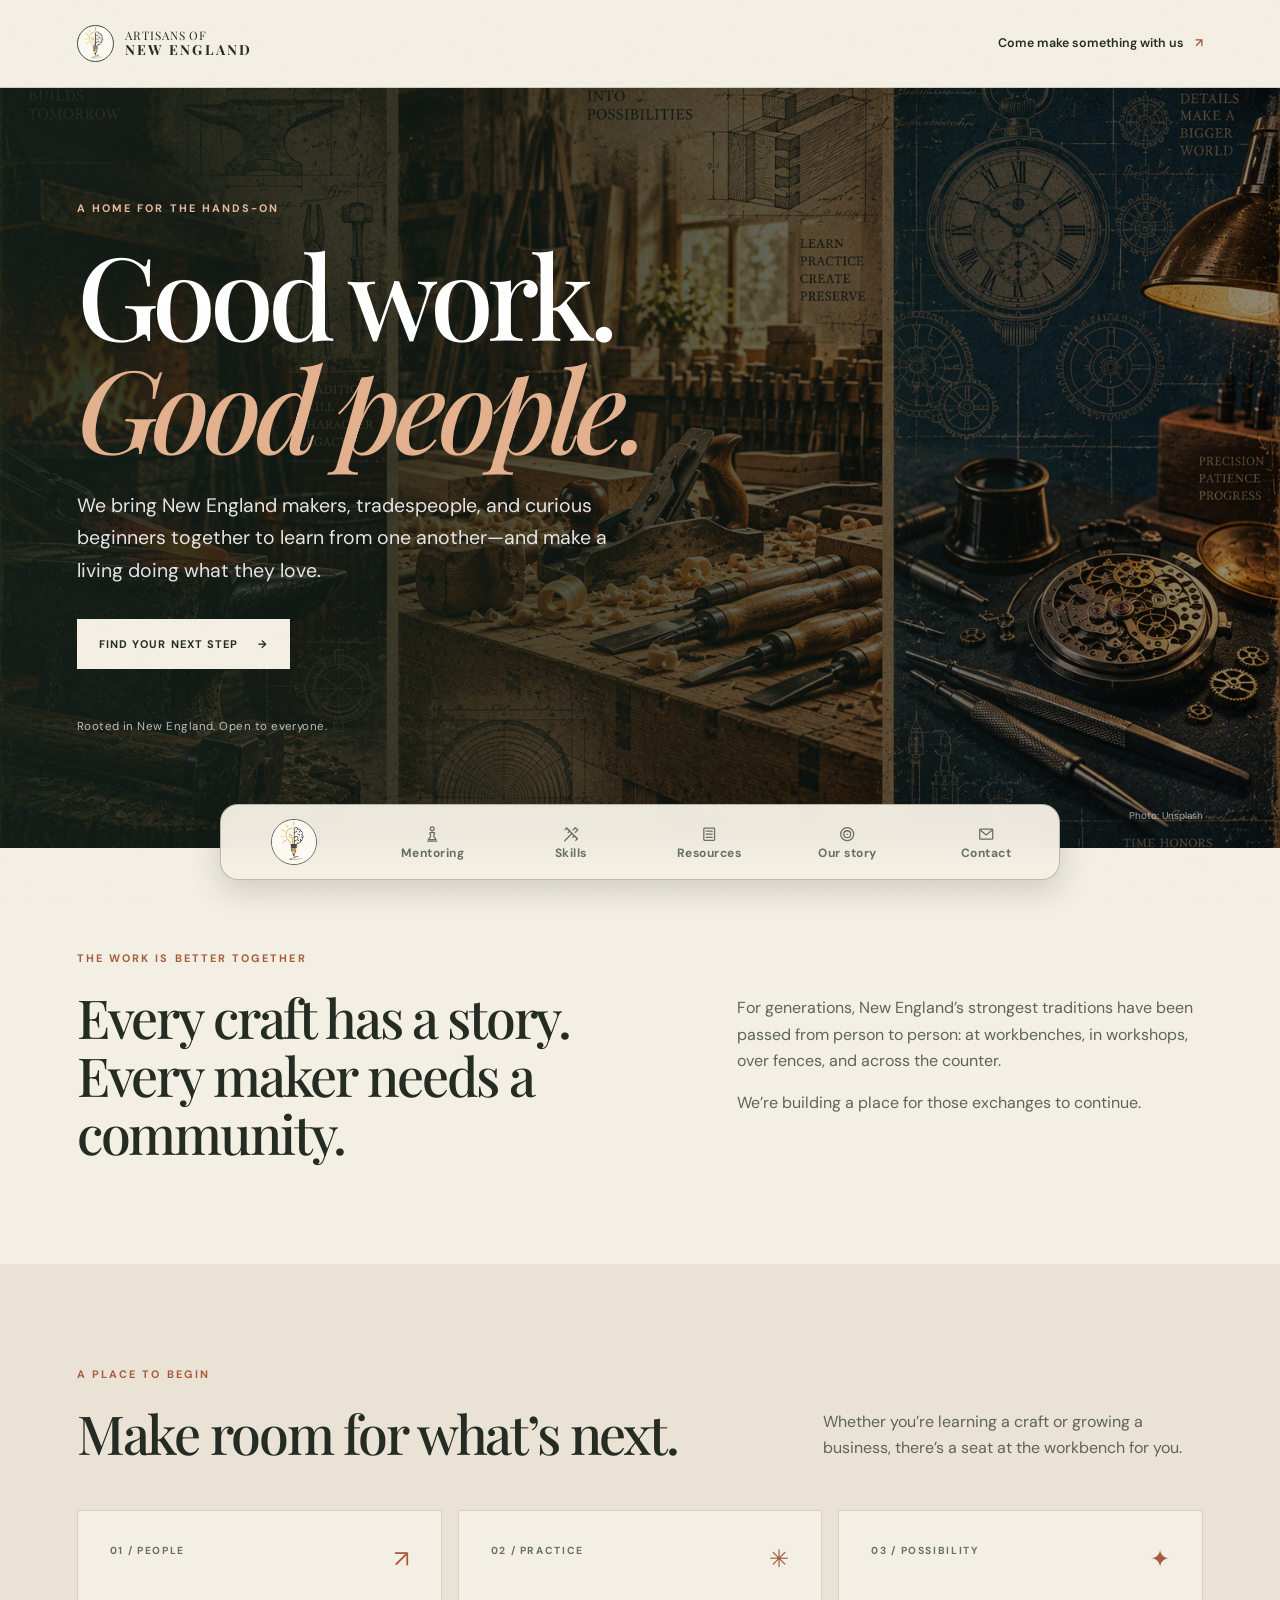
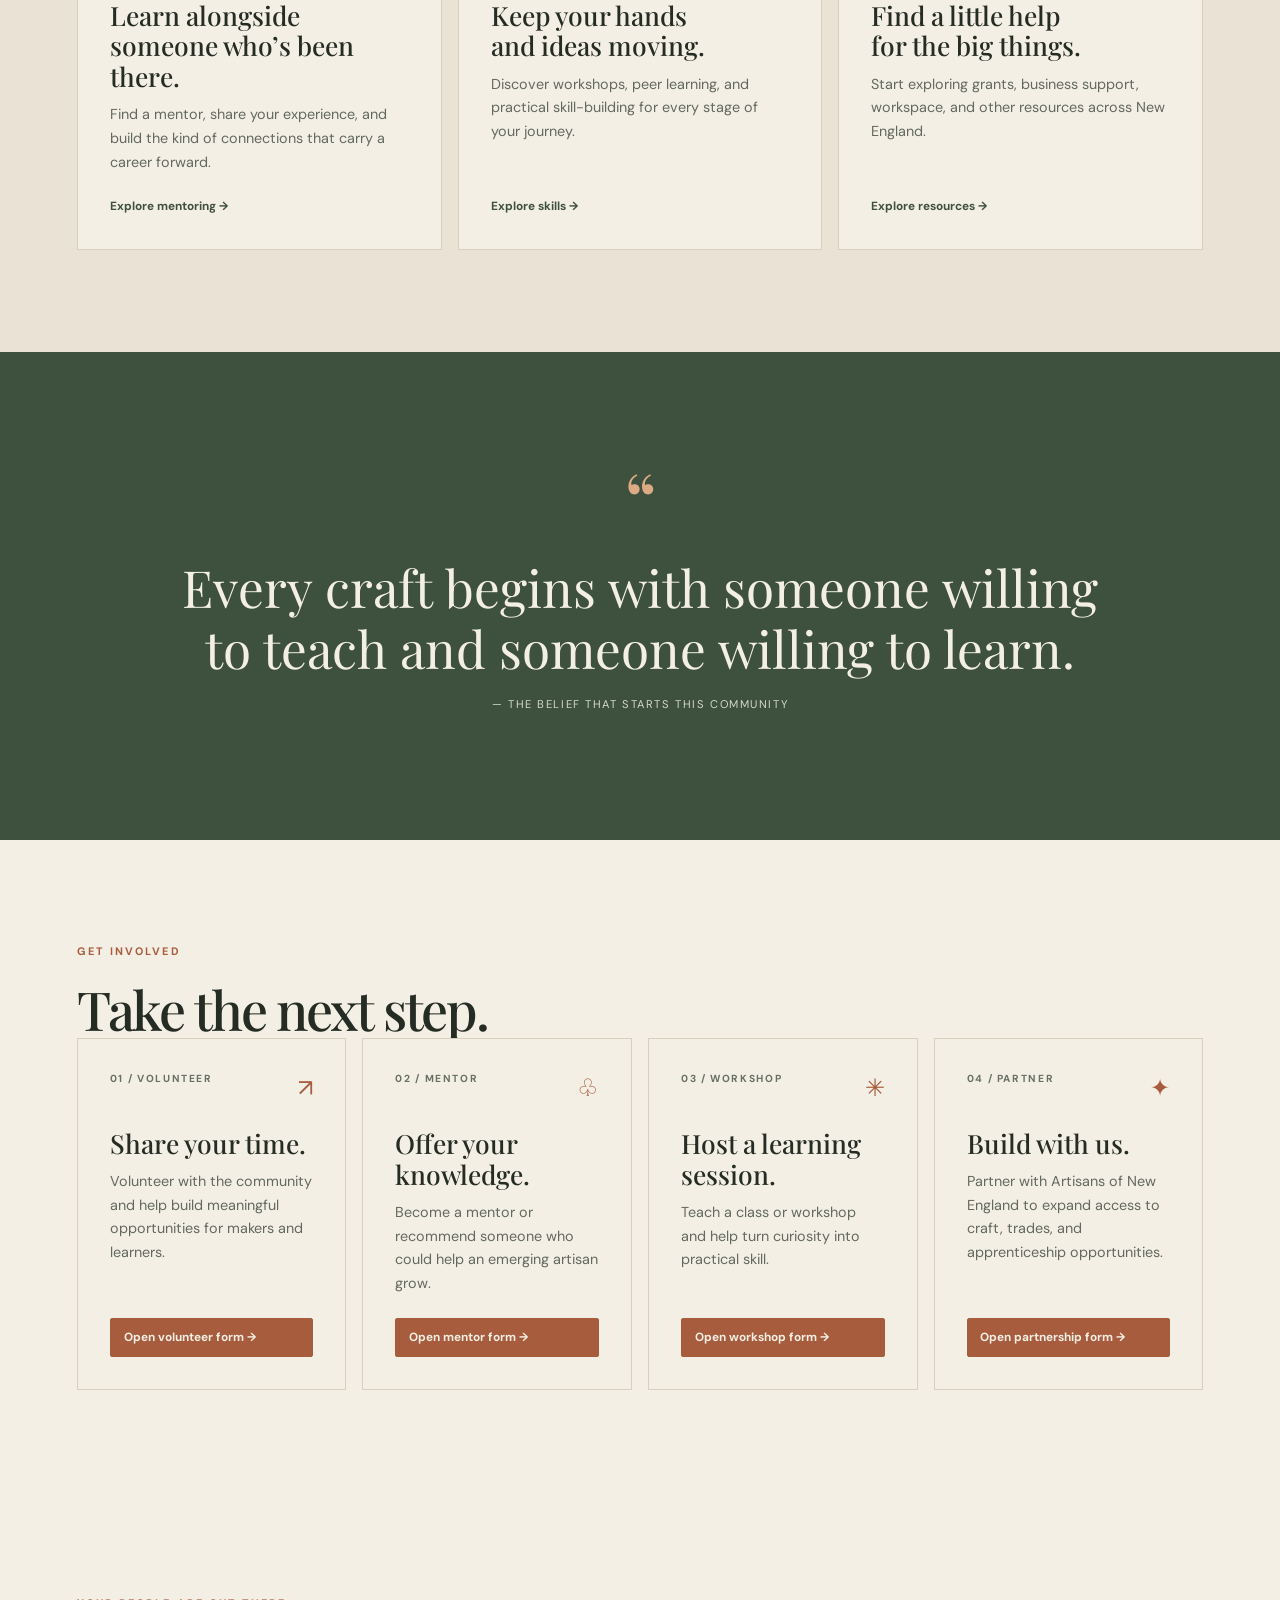
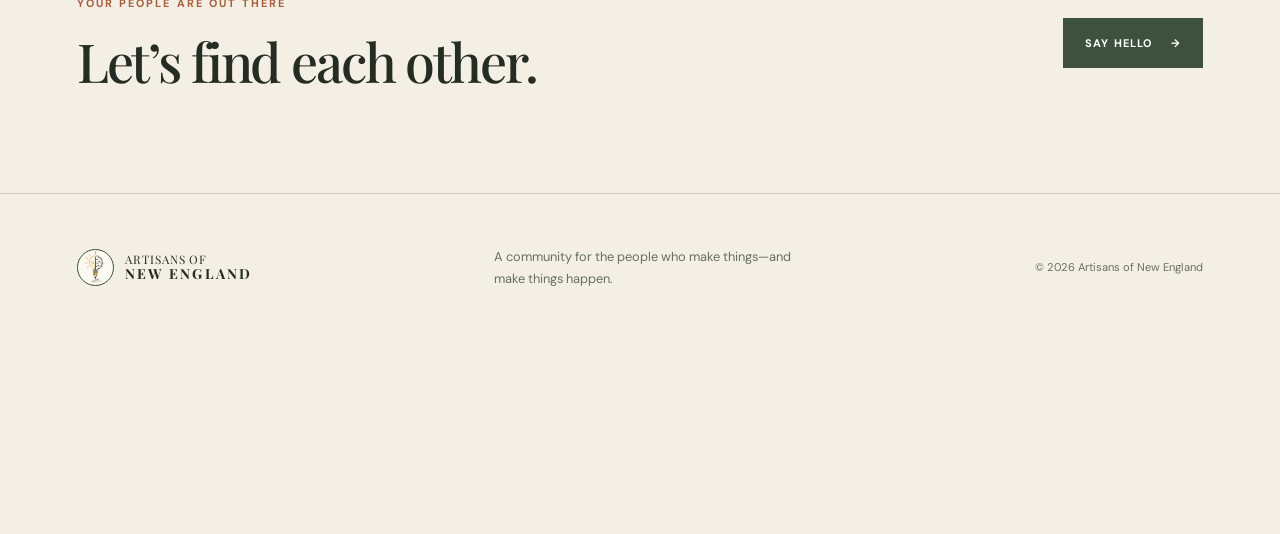
<file: index.html>
<!doctype html>
<html lang="en">
<head>
  <meta charset="utf-8">
  <meta name="viewport" content="width=device-width, initial-scale=1">
  <meta name="theme-color" content="#f4efe4">
  <title>Artisans of New England — Mentoring, Skills & Resources</title>
  <meta name="description" content="Connect with New England makers, tradespeople, apprentices, mentors, workshops, grants, and community resources.">
  <link rel="canonical" href="https://artisansofnewengland.org/">
  <meta property="og:type" content="website">
  <meta property="og:site_name" content="Artisans of New England">
  <meta property="og:title" content="Artisans of New England — Make a living. Make a community.">
  <meta property="og:description" content="Connecting artisans, tradespeople, and apprentices across New England through mentoring, learning, and resources.">
  <meta property="og:url" content="https://artisansofnewengland.org/">
  <meta property="og:image" content="https://artisansofnewengland.org/LOGO.png">
  <meta name="twitter:card" content="summary_large_image">
  <link rel="preconnect" href="https://fonts.googleapis.com">
  <link rel="preconnect" href="https://fonts.gstatic.com" crossorigin>
  <link href="https://fonts.googleapis.com/css2?family=DM+Sans:wght@400;500;600;700&family=Playfair+Display:wght@500;600;700&display=swap" rel="stylesheet">
  <link rel="stylesheet" href="styles.css">
  <link rel="stylesheet" href="typography.css">
  <script src="script.js" defer></script>
  <script type="application/ld+json">
  {"@context":"https://schema.org","@type":"Organization","name":"Artisans of New England","url":"https://artisansofnewengland.org/","logo":"https://artisansofnewengland.org/LOGO.png","email":"artisans.massachusetts@gmail.com","description":"Connecting artisans, tradespeople, and apprentices across New England."}
  </script>
  <script type="application/ld+json">
  {"@context":"https://schema.org","@type":"WebSite","name":"Artisans of New England","url":"https://artisansofnewengland.org/"}
  </script>
</head>
<body>
  <a class="skip-link" href="#main">Skip to content</a>
  <header class="site-header"><a class="brand" href="index.html" aria-label="Artisans of New England home"><span class="brand-mark" aria-hidden="true">ANE</span><span>Artisans of<br><b>New England</b></span></a><a class="header-link" href="contact.html">Come make something with us <span aria-hidden="true">↗</span></a></header>
  <main id="main">
    <section class="hero hero-home">
      <div class="hero-image" role="img" aria-label="A New England craftsperson shaping a handmade object in a sunlit workshop"></div>
      <div class="hero-copy"><p class="eyebrow">A home for the hands-on</p><h1>Good work.<br><em>Good people.</em></h1><p class="hero-intro">We bring New England makers, tradespeople, and curious beginners together to learn from one another—and make a living doing what they love.</p><a class="button button-light" href="mentoring.html">Find your next step <span aria-hidden="true">→</span></a><span class="hero-note">Rooted in New England. Open to everyone.</span></div>
      <span class="image-credit">Photo: Unsplash</span>
    </section>
    <section class="section intro-grid"><div><p class="eyebrow">The work is better together</p><h2>Every craft has a story.<br>Every maker needs a community.</h2></div><div class="intro-copy"><p>For generations, New England’s strongest traditions have been passed from person to person: at workbenches, in workshops, over fences, and across the counter.</p><p>We’re building a place for those exchanges to continue.</p></div></section>
    <section class="section pathways"><div class="section-heading"><div><p class="eyebrow">A place to begin</p><h2>Make room for what’s next.</h2></div><p>Whether you’re learning a craft or growing a business, there’s a seat at the workbench for you.</p></div><div class="card-grid"><a class="path-card" href="mentoring.html"><span class="card-number">01 / PEOPLE</span><span class="card-icon" aria-hidden="true">↗</span><h3>Learn alongside<br>someone who’s been there.</h3><p>Find a mentor, share your experience, and build the kind of connections that carry a career forward.</p><span class="card-link">Explore mentoring →</span></a><a class="path-card" href="skills.html"><span class="card-number">02 / PRACTICE</span><span class="card-icon" aria-hidden="true">✳</span><h3>Keep your hands<br>and ideas moving.</h3><p>Discover workshops, peer learning, and practical skill-building for every stage of your journey.</p><span class="card-link">Explore skills →</span></a><a class="path-card" href="resources.html"><span class="card-number">03 / POSSIBILITY</span><span class="card-icon" aria-hidden="true">✦</span><h3>Find a little help<br>for the big things.</h3><p>Start exploring grants, business support, workspace, and other resources across New England.</p><span class="card-link">Explore resources →</span></a></div></section>
    <section class="quote-band"><span class="quote-mark" aria-hidden="true">“</span><blockquote>Every craft begins with someone willing to teach and someone willing to learn.</blockquote><p>— THE BELIEF THAT STARTS THIS COMMUNITY</p></section>
    <section class="section get-involved"><p class="eyebrow">Get involved</p><h2>Take the next step.</h2><div class="card-grid"><a class="path-card" href="https://docs.google.com/forms/d/14NN1A2aLs2IznGgaJdgIy8IwlBUf7tZpQUSvBTRmakA/preview" target="_blank" rel="noopener"><span class="card-number">01 / VOLUNTEER</span><span class="card-icon" aria-hidden="true">↗</span><h3>Share your time.</h3><p>Volunteer with the community and help build meaningful opportunities for makers and learners.</p><span class="card-link">Open volunteer form →</span></a><a class="path-card" href="https://docs.google.com/forms/d/1cAitY_2T9WYyZ-bOX7vi4Jdt-p1FkNdnvz90OWPBco4/preview" target="_blank" rel="noopener"><span class="card-number">02 / MENTOR</span><span class="card-icon" aria-hidden="true">♧</span><h3>Offer your knowledge.</h3><p>Become a mentor or recommend someone who could help an emerging artisan grow.</p><span class="card-link">Open mentor form →</span></a><a class="path-card" href="https://docs.google.com/forms/d/1JPppRFlY3rRBTZXy0XR5uMZ3sVjOHwS33QjOJpbj0BI/preview" target="_blank" rel="noopener"><span class="card-number">03 / WORKSHOP</span><span class="card-icon" aria-hidden="true">✳</span><h3>Host a learning session.</h3><p>Teach a class or workshop and help turn curiosity into practical skill.</p><span class="card-link">Open workshop form →</span></a><a class="path-card" href="https://docs.google.com/forms/d/1iH5XaqeJmsIViyjJzTLfNsVrN9avwdxsK_Xf_8KNzuI/preview" target="_blank" rel="noopener"><span class="card-number">04 / PARTNER</span><span class="card-icon" aria-hidden="true">✦</span><h3>Build with us.</h3><p>Partner with Artisans of New England to expand access to craft, trades, and apprenticeship opportunities.</p><span class="card-link">Open partnership form →</span></a></div></section>
    <section class="section home-cta"><div><p class="eyebrow">Your people are out there</p><h2>Let’s find each other.</h2></div><a class="button button-dark" href="contact.html">Say hello <span aria-hidden="true">→</span></a></section>
  </main>
  <footer class="site-footer"><a class="brand brand-footer" href="index.html" aria-label="Artisans of New England home"><span class="brand-mark" aria-hidden="true">ANE</span><span>Artisans of<br><b>New England</b></span></a><p>A community for the people who make things—and make things happen.</p><small>© <span data-year></span> Artisans of New England</small></footer>
  <nav class="bottom-nav" aria-label="Main navigation"><a href="index.html" data-page="index.html"><span aria-hidden="true">⌂</span><small>Home</small></a><a href="mentoring.html" data-page="mentoring.html"><span aria-hidden="true">♧</span><small>Mentoring</small></a><a href="skills.html" data-page="skills.html"><span aria-hidden="true">✳</span><small>Skills</small></a><a href="resources.html" data-page="resources.html"><span aria-hidden="true">✦</span><small>Resources</small></a><a href="story.html" data-page="story.html"><span aria-hidden="true">◉</span><small>Our story</small></a><a href="contact.html" data-page="contact.html"><span aria-hidden="true">↗</span><small>Contact</small></a></nav>
</body>
</html>
</file>
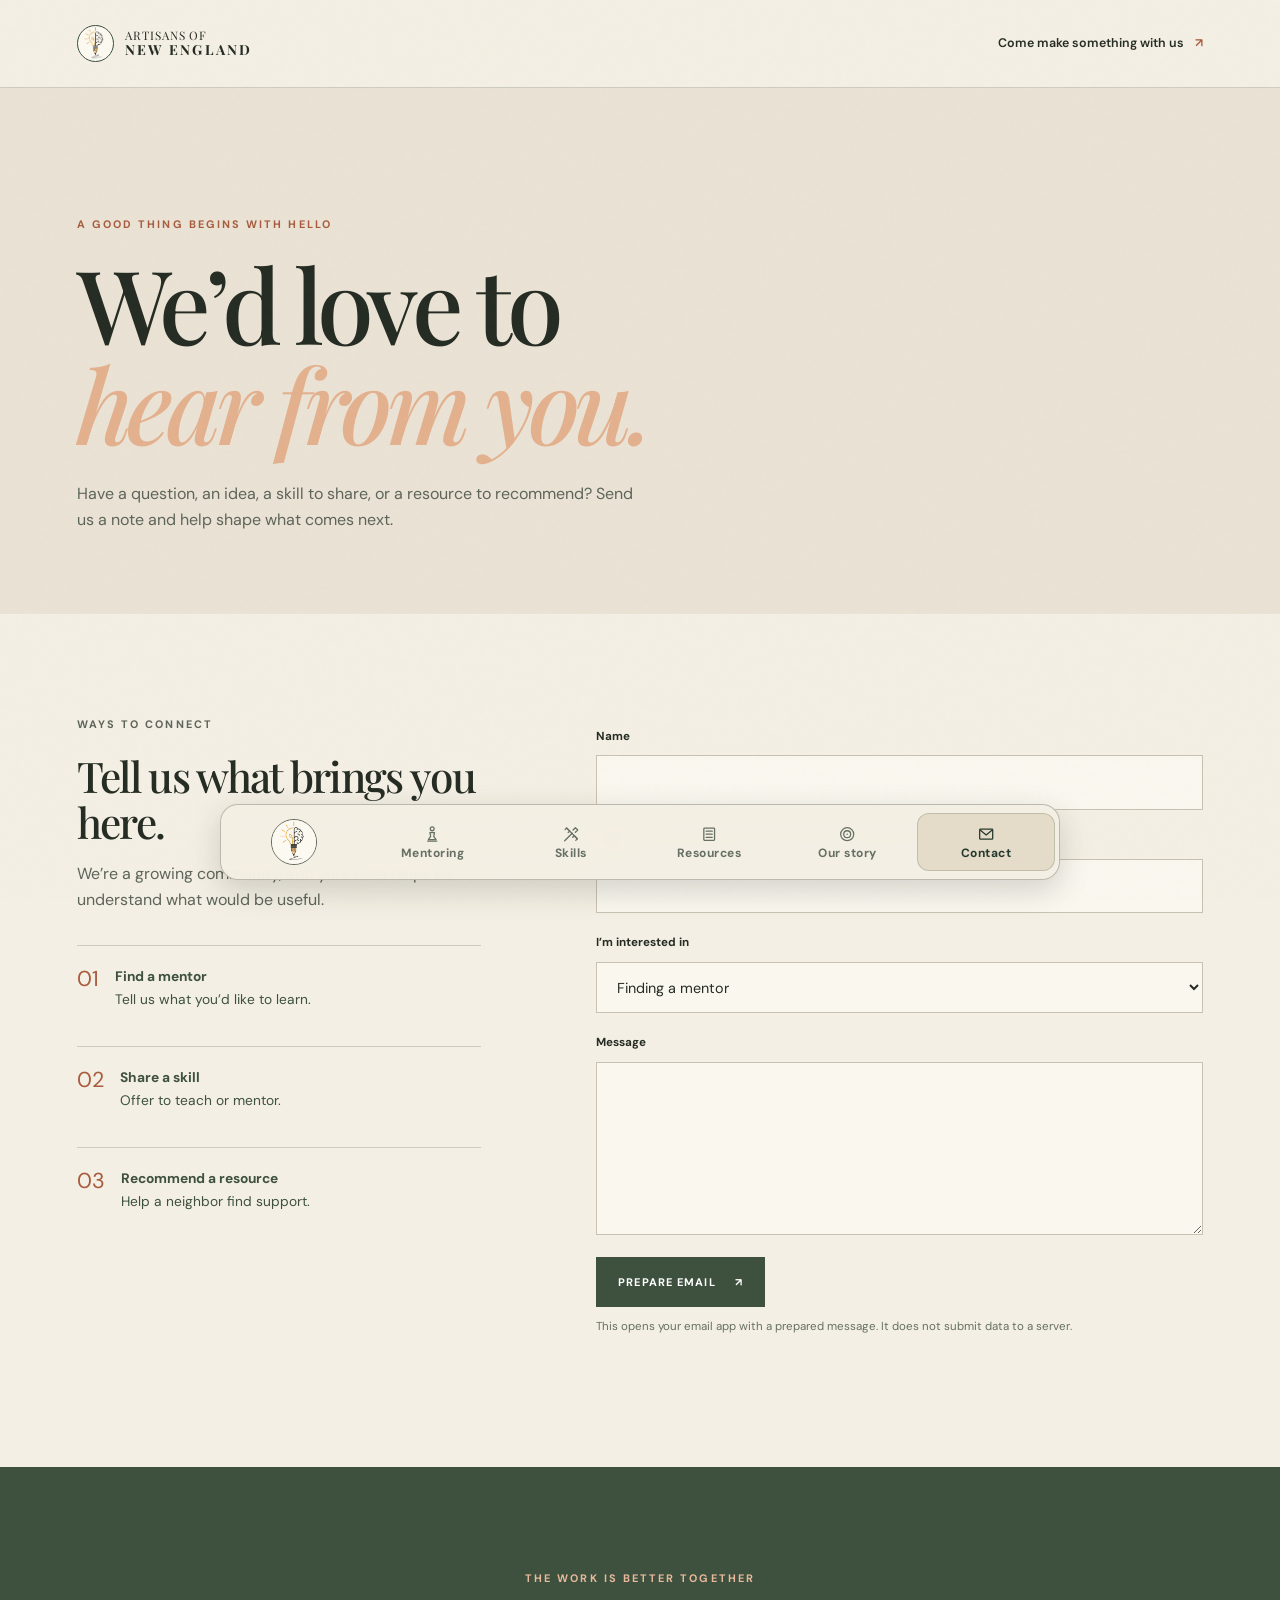
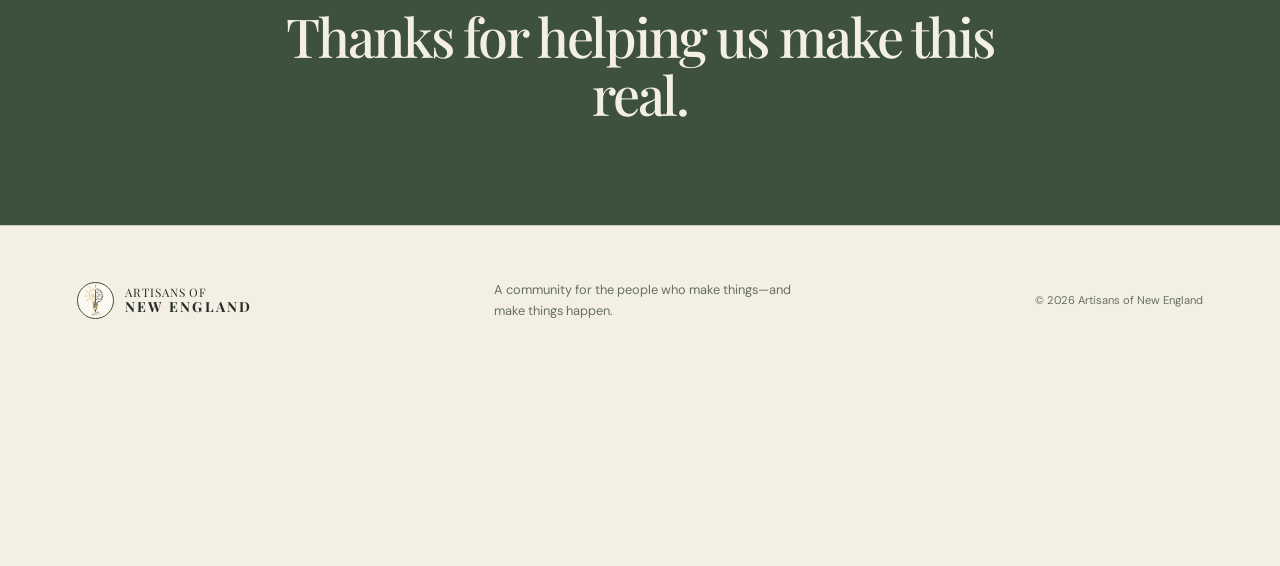
<file: contact.html>
<!doctype html>
<html lang="en">
<head>
  <meta charset="utf-8"><meta name="viewport" content="width=device-width, initial-scale=1"><meta name="theme-color" content="#f4efe4">
  <title>Contact Artisans of New England</title>
  <meta name="description" content="Contact Artisans of New England to ask about mentoring, workshops, resources, partnerships, or joining the community.">
  <link rel="canonical" href="https://artisansofnewengland.org/contact.html">
  <meta property="og:type" content="website"><meta property="og:site_name" content="Artisans of New England"><meta property="og:title" content="Contact Artisans of New England"><meta property="og:description" content="Ask about mentoring, workshops, resources, partnerships, or community involvement."><meta property="og:url" content="https://artisansofnewengland.org/contact.html"><meta property="og:image" content="https://artisansofnewengland.org/LOGO.png">
  <meta name="twitter:card" content="summary_large_image">
  <link rel="preconnect" href="https://fonts.googleapis.com"><link rel="preconnect" href="https://fonts.gstatic.com" crossorigin><link href="https://fonts.googleapis.com/css2?family=DM+Sans:wght@400;500;600;700&family=Playfair+Display:wght@500;600;700&display=swap" rel="stylesheet"><link rel="stylesheet" href="styles.css"><link rel="stylesheet" href="typography.css"><script src="script.js" defer></script>
  <script type="application/ld+json">{"@context":"https://schema.org","@type":"Organization","name":"Artisans of New England","url":"https://artisansofnewengland.org/","logo":"https://artisansofnewengland.org/LOGO.png","email":"artisans.massachusetts@gmail.com","description":"Connecting artisans, tradespeople, and apprentices across New England."}</script>
</head>
<body><a class="skip-link" href="#main">Skip to content</a><header class="site-header"><a class="brand" href="index.html" aria-label="Artisans of New England home"><span class="brand-mark" aria-hidden="true">ANE</span><span>Artisans of<br><b>New England</b></span></a><a class="header-link" href="contact.html">Come make something with us <span aria-hidden="true">↗</span></a></header>
<main id="main"><section class="contact-hero"><p class="eyebrow">A good thing begins with hello</p><h1>We’d love to<br><em>hear from you.</em></h1><p>Have a question, an idea, a skill to share, or a resource to recommend? Send us a note and help shape what comes next.</p></section>
<section class="section contact-layout"><div class="contact-aside"><p class="eyebrow">Ways to connect</p><h2>Tell us what brings you here.</h2><p>We’re a growing community, and your note helps us understand what would be useful.</p><div class="contact-prompt"><span aria-hidden="true">01</span><p><b>Find a mentor</b><br>Tell us what you’d like to learn.</p></div><div class="contact-prompt"><span aria-hidden="true">02</span><p><b>Share a skill</b><br>Offer to teach or mentor.</p></div><div class="contact-prompt"><span aria-hidden="true">03</span><p><b>Recommend a resource</b><br>Help a neighbor find support.</p></div></div><form class="contact-form" data-contact-form data-email="artisans.massachusetts@gmail.com"><label for="name">Name</label><input id="name" name="name" autocomplete="name" required><label for="email">Email</label><input id="email" name="email" type="email" autocomplete="email" required><label for="interest">I’m interested in</label><select id="interest" name="interest"><option>Finding a mentor</option><option>Becoming a mentor</option><option>Skills and workshops</option><option>Grants and resources</option><option>Partnerships</option><option>Something else</option></select><label for="message">Message</label><textarea id="message" name="message" rows="6" required></textarea><button class="button button-dark" type="submit">Prepare email <span aria-hidden="true">↗</span></button><p class="form-note">This opens your email app with a prepared message. It does not submit data to a server.</p><p class="form-status" data-form-status role="status"></p></form></section>
<section class="section contact-bottom"><p class="eyebrow">The work is better together</p><h2>Thanks for helping us make this real.</h2></section></main>
<footer class="site-footer"><a class="brand brand-footer" href="index.html" aria-label="Artisans of New England home"><span class="brand-mark" aria-hidden="true">ANE</span><span>Artisans of<br><b>New England</b></span></a><p>A community for the people who make things—and make things happen.</p><small>© <span data-year></span> Artisans of New England</small></footer><nav class="bottom-nav" aria-label="Main navigation"><a href="index.html" data-page="index.html"><span aria-hidden="true">⌂</span><small>Home</small></a><a href="mentoring.html" data-page="mentoring.html"><span aria-hidden="true">◌</span><small>Mentoring</small></a><a href="skills.html" data-page="skills.html"><span aria-hidden="true">✳</span><small>Skills</small></a><a href="resources.html" data-page="resources.html"><span aria-hidden="true">✦</span><small>Resources</small></a><a href="story.html" data-page="story.html"><span aria-hidden="true">♡</span><small>Our story</small></a><a href="contact.html" data-page="contact.html"><span aria-hidden="true">↗</span><small>Contact</span></a></nav></body></html>
</file>
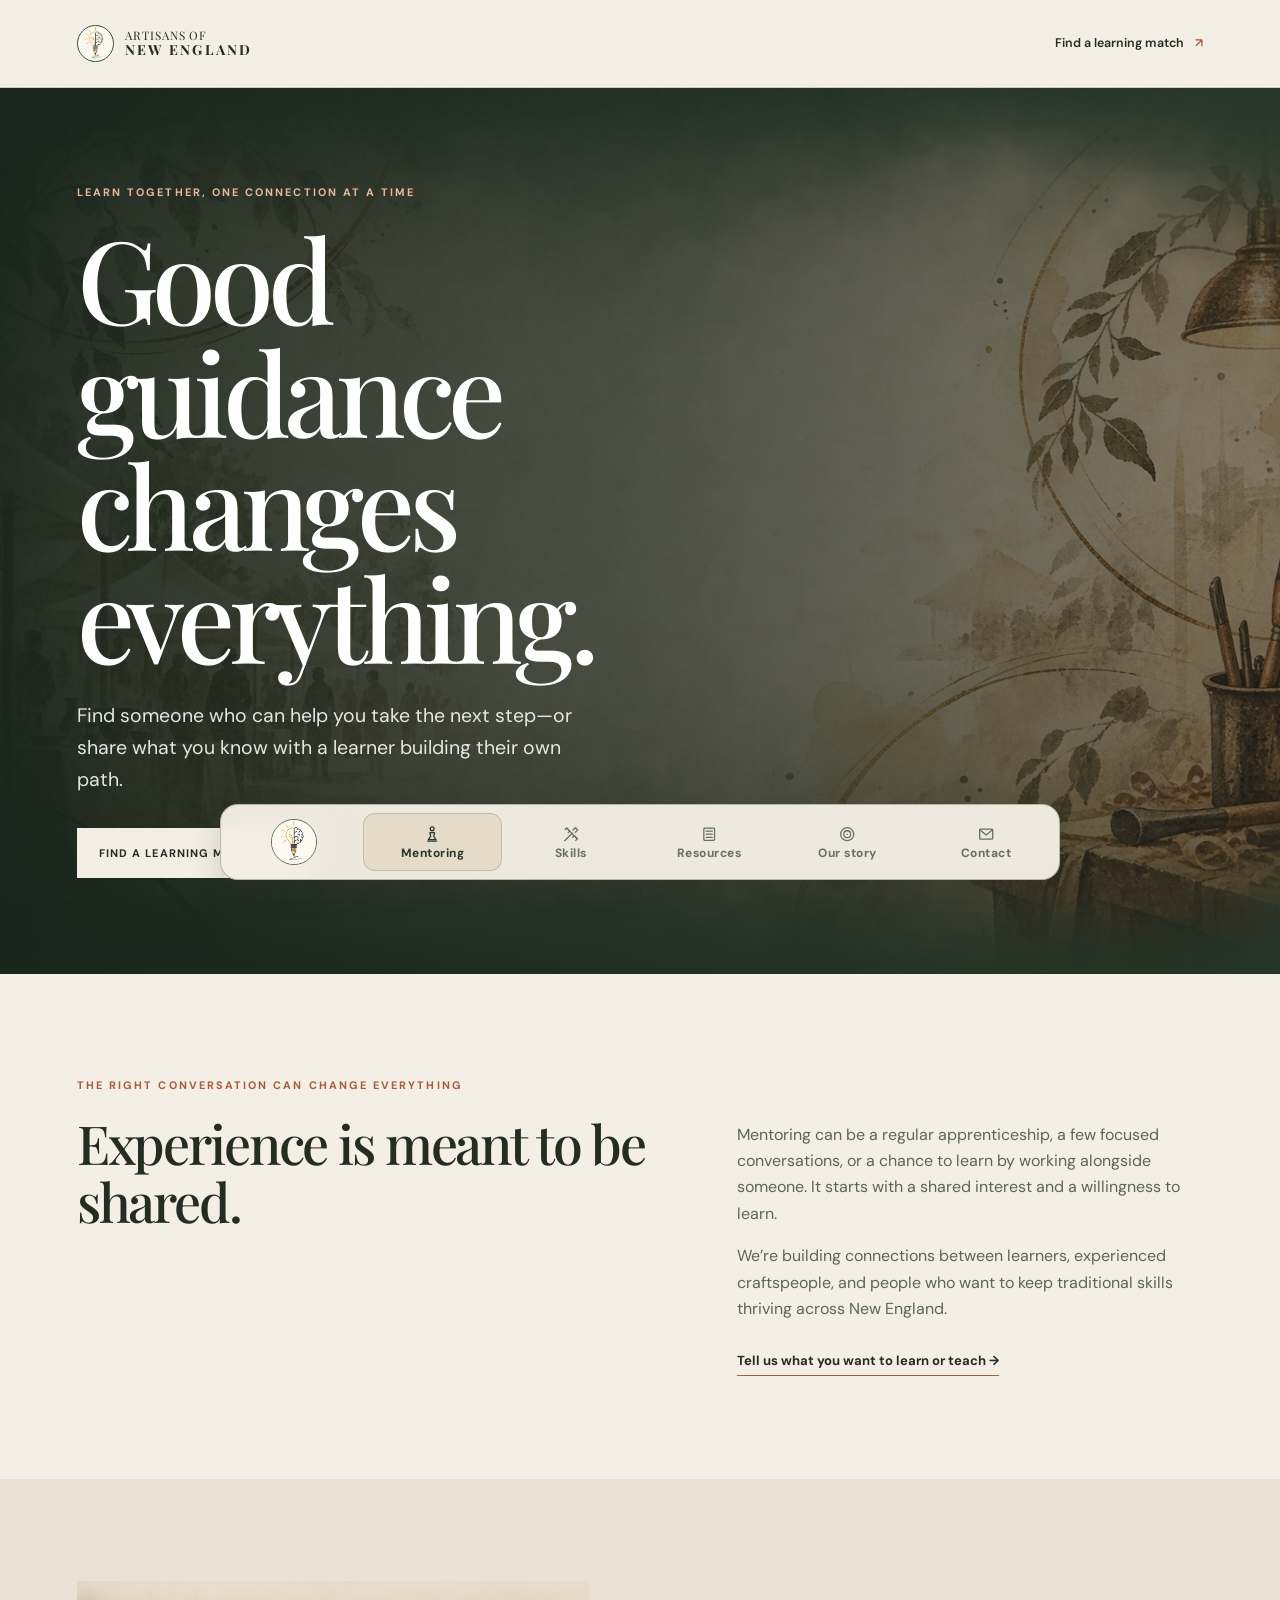
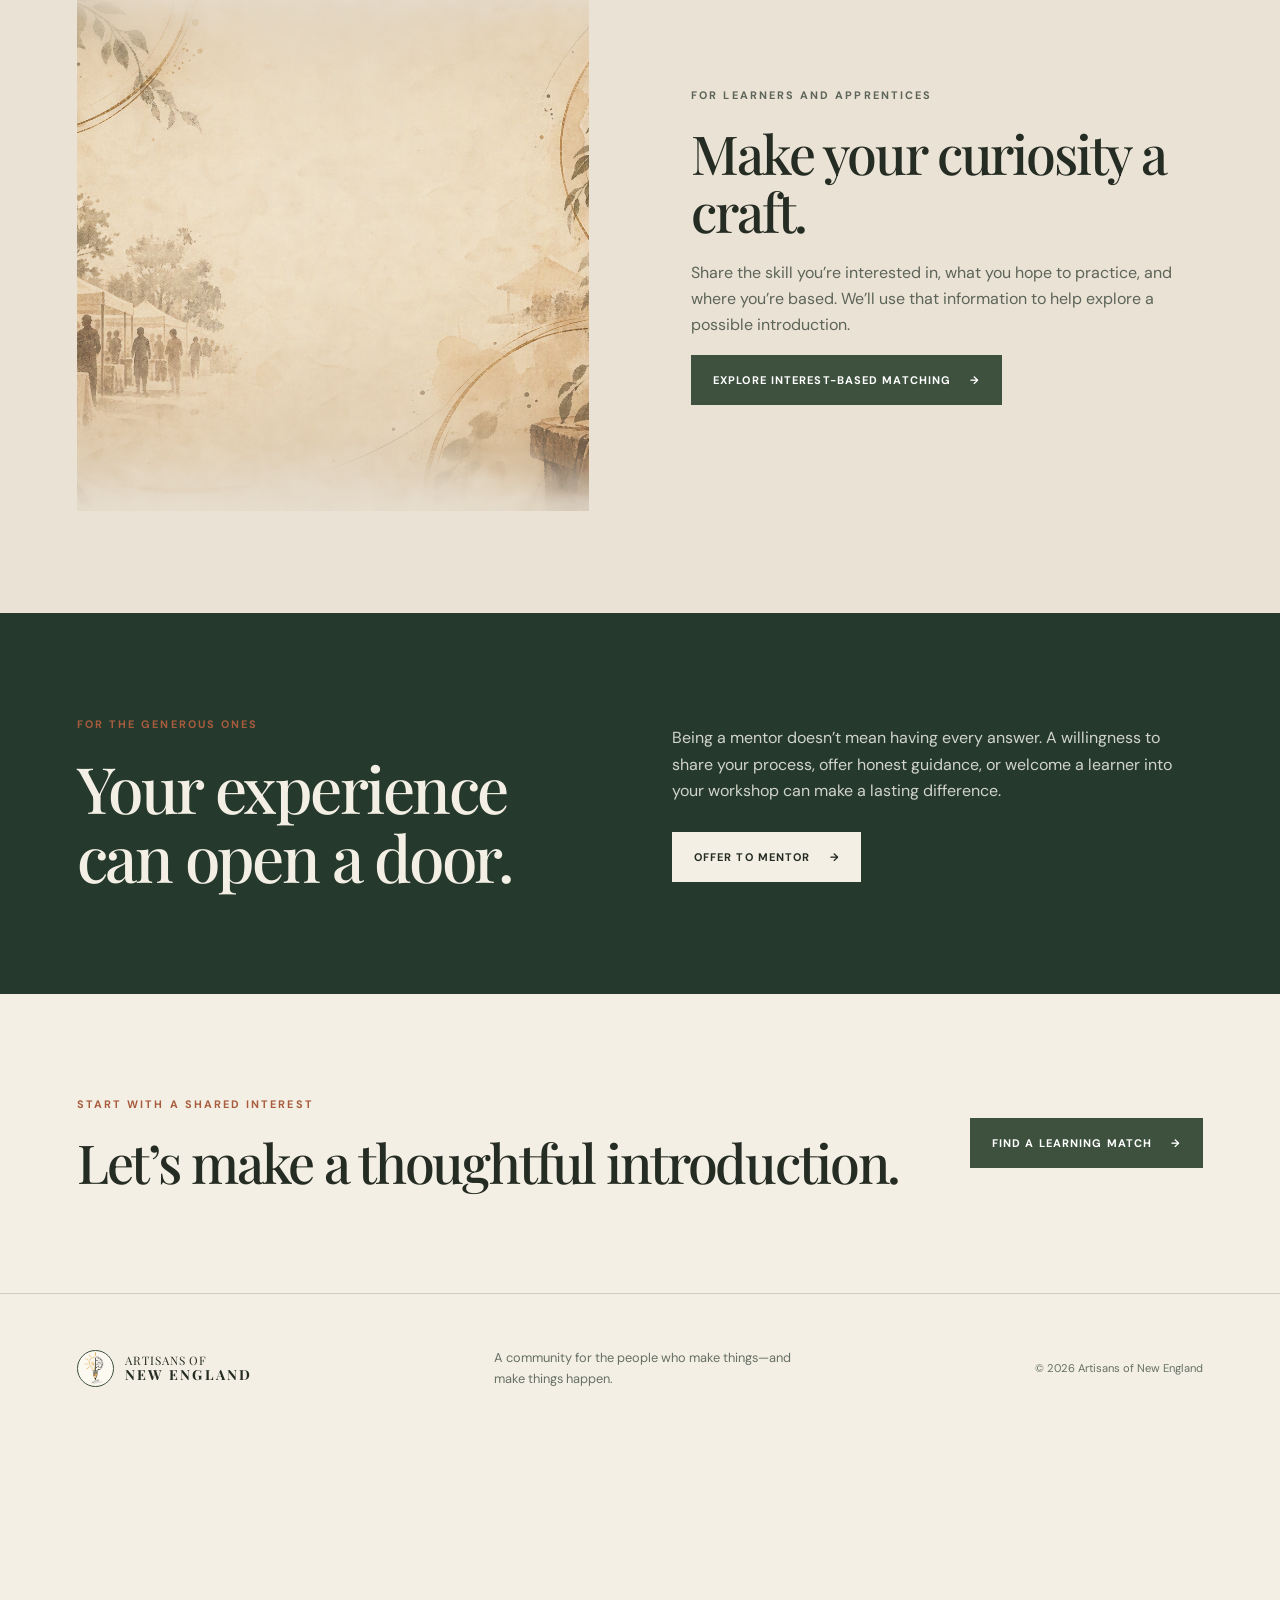
<file: mentoring.html>
<!doctype html>
<html lang="en">
<head>
  <meta charset="utf-8"><meta name="viewport" content="width=device-width, initial-scale=1"><meta name="theme-color" content="#f4efe4">
  <title>Artisans of New England — Mentoring & Peer Connections</title>
  <meta name="description" content="Find a mentor or become one. Artisans of New England connects New England makers, tradespeople, and apprentices through practical, peer-to-peer guidance.">
  <link rel="canonical" href="https://artisansofnewengland.org/mentoring.html">
  <meta property="og:type" content="website"><meta property="og:site_name" content="Artisans of New England"><meta property="og:title" content="Artisans of New England Mentoring"><meta property="og:description" content="Connect with an experienced maker or mentor and share practical knowledge across New England."><meta property="og:url" content="https://artisansofnewengland.org/mentoring.html"><meta property="og:image" content="https://artisansofnewengland.org/LOGO.png">
  <meta name="twitter:card" content="summary_large_image">
  <link rel="preconnect" href="https://fonts.googleapis.com"><link rel="preconnect" href="https://fonts.gstatic.com" crossorigin><link href="https://fonts.googleapis.com/css2?family=DM+Sans:wght@400;500;600;700&family=Playfair+Display:wght@500;600;700&display=swap" rel="stylesheet"><link rel="stylesheet" href="styles.css"><link rel="stylesheet" href="typography.css"><script src="script.js" defer></script>
  <script type="application/ld+json">{"@context":"https://schema.org","@type":"Organization","name":"Artisans of New England","url":"https://artisansofnewengland.org/","logo":"https://artisansofnewengland.org/LOGO.png","email":"artisans.massachusetts@gmail.com","description":"Connecting artisans, tradespeople, and apprentices across New England."}</script>
</head>
<body><a class="skip-link" href="#main">Skip to content</a><header class="site-header"><a class="brand" href="index.html" aria-label="Artisans of New England home"><span class="brand-mark" aria-hidden="true">ANE</span><span>Artisans of<br><b>New England</b></span></a><a class="header-link" href="pairing.html">Find a learning match <span aria-hidden="true">↗</span></a></header>
<main id="main">
  <section class="page-hero page-hero-mentoring"><div class="page-hero-photo" role="img" aria-label="Two New England craftspeople exchanging skills at a workshop bench"></div><div class="page-hero-copy"><p class="eyebrow">Learn together, one connection at a time</p><h1>Good guidance<br>changes everything.</h1><p>Find someone who can help you take the next step—or share what you know with a learner building their own path.</p><a class="button button-light" href="pairing.html">Find a learning match <span aria-hidden="true">→</span></a></div></section>
  <section class="section intro-grid"><div><p class="eyebrow">The right conversation can change everything</p><h2>Experience is meant to be shared.</h2></div><div class="intro-copy"><p>Mentoring can be a regular apprenticeship, a few focused conversations, or a chance to learn by working alongside someone. It starts with a shared interest and a willingness to learn.</p><p>We’re building connections between learners, experienced craftspeople, and people who want to keep traditional skills thriving across New England.</p><a class="text-link" href="pairing.html">Tell us what you want to learn or teach <span aria-hidden="true">→</span></a></div></section>
  <section class="section split-feature"><div class="feature-image image-mentoring" role="img" aria-label="Hands carefully shaping a wooden workpiece in a New England workshop"></div><div class="feature-copy"><p class="eyebrow">For learners and apprentices</p><h2>Make your curiosity a craft.</h2><p>Share the skill you’re interested in, what you hope to practice, and where you’re based. We’ll use that information to help explore a possible introduction.</p><a class="button button-dark" href="pairing.html">Explore interest-based matching <span aria-hidden="true">→</span></a></div></section>
  <section class="section dark-panel"><div><p class="eyebrow">For the generous ones</p><h2>Your experience<br>can open a door.</h2></div><div><p>Being a mentor doesn’t mean having every answer. A willingness to share your process, offer honest guidance, or welcome a learner into your workshop can make a lasting difference.</p><a class="button button-light" href="pairing.html">Offer to mentor <span aria-hidden="true">→</span></a></div></section>
  <section class="section home-cta"><div><p class="eyebrow">Start with a shared interest</p><h2>Let’s make a thoughtful introduction.</h2></div><a class="button button-dark" href="pairing.html">Find a learning match <span aria-hidden="true">→</span></a></section>
</main>
<footer class="site-footer"><a class="brand brand-footer" href="index.html" aria-label="Artisans of New England home"><span class="brand-mark" aria-hidden="true">ANE</span><span>Artisans of<br><b>New England</b></span></a><p>A community for the people who make things—and make things happen.</p><small>© <span data-year></span> Artisans of New England</small></footer>
</body>
</html>
</file>
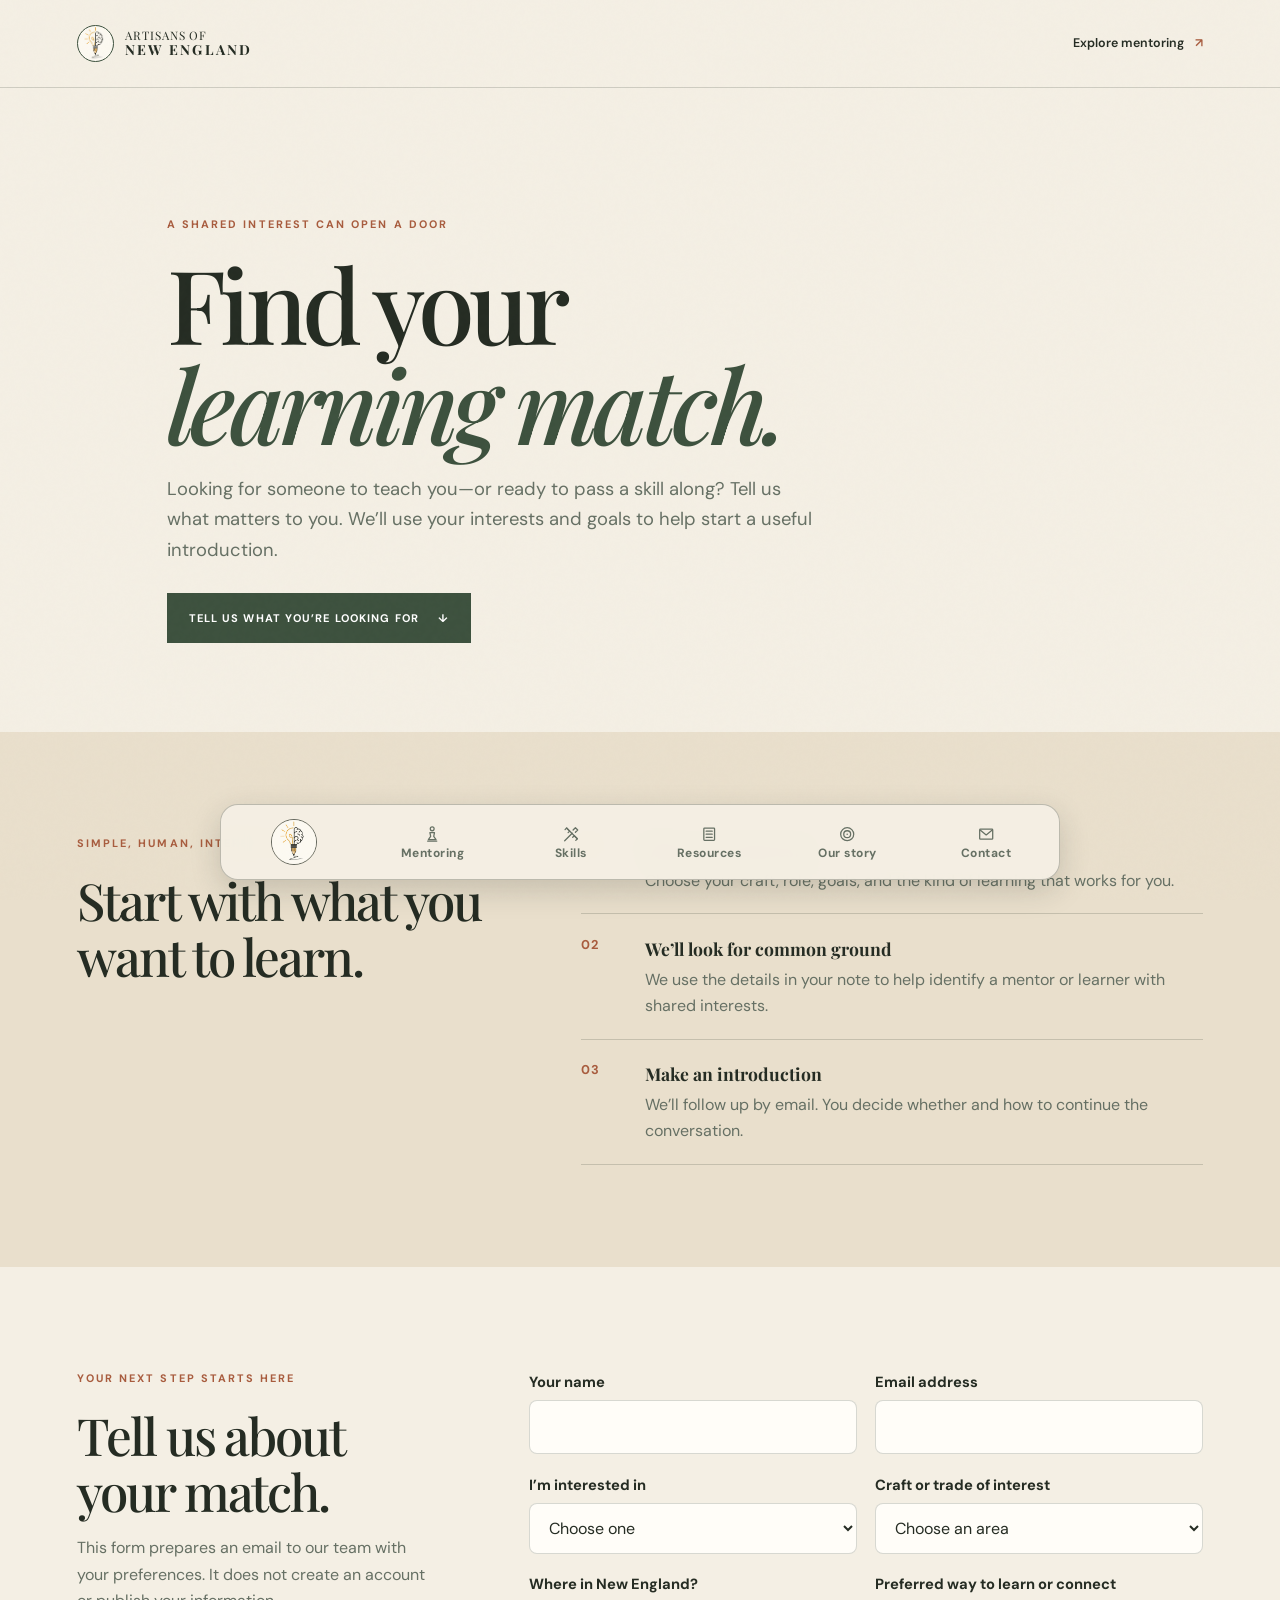
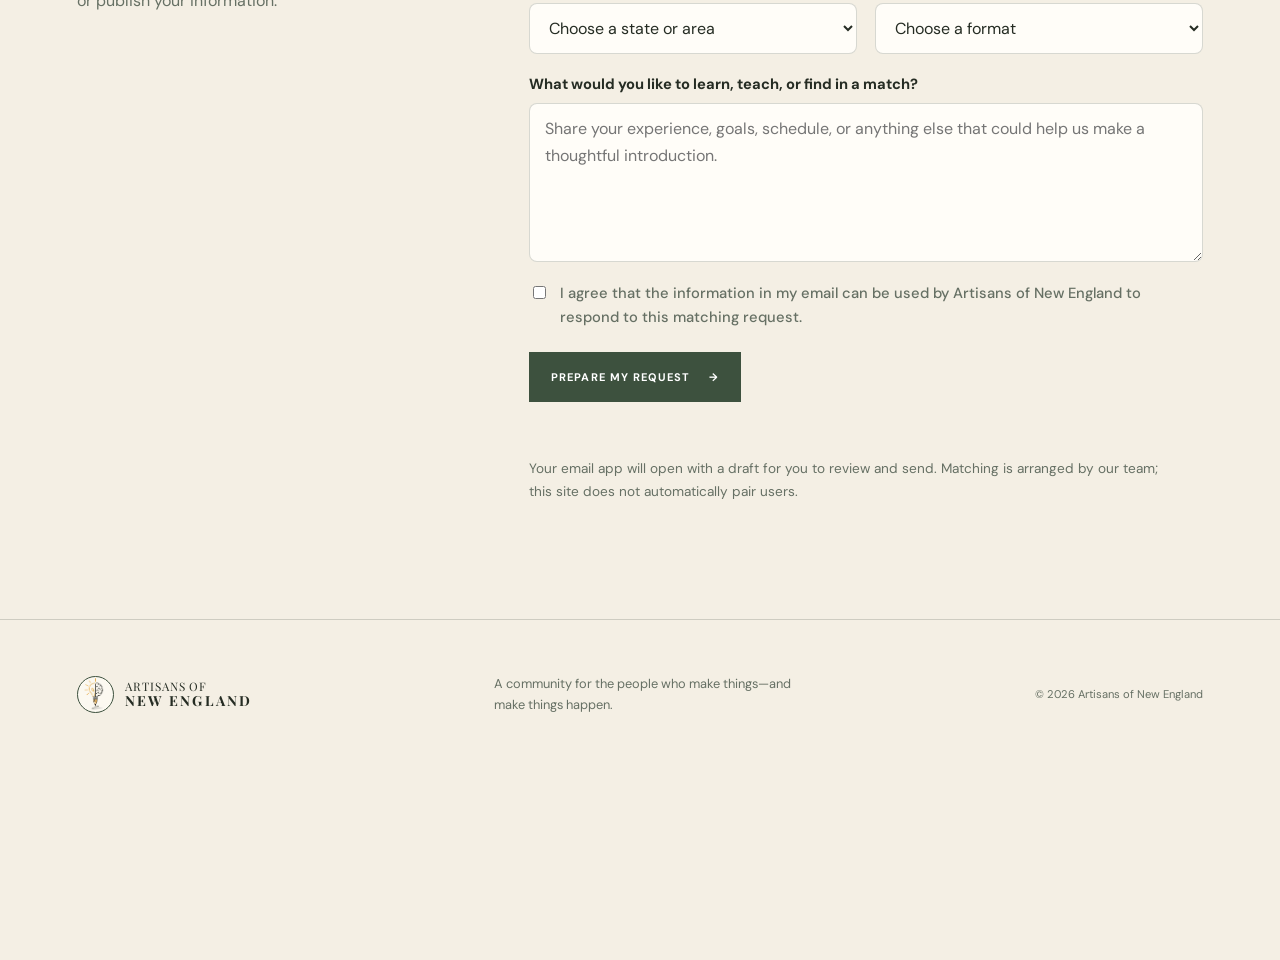
<file: pairing.html>
<!doctype html>
<html lang="en">
<head>
  <meta charset="utf-8">
  <meta name="viewport" content="width=device-width, initial-scale=1">
  <meta name="theme-color" content="#f4efe4">
  <title>Find a Learning Match — Artisans of New England</title>
  <meta name="description" content="Tell us what you want to learn or teach, and we’ll help connect you with an artisan, mentor, or learner who shares your interests.">
  <link rel="canonical" href="https://artisansofnewengland.org/pairing.html">
  <meta property="og:type" content="website">
  <meta property="og:site_name" content="Artisans of New England">
  <meta property="og:title" content="Find a Learning Match — Artisans of New England">
  <meta property="og:description" content="Connect with a mentor or learner through shared craft interests and learning goals.">
  <meta property="og:url" content="https://artisansofnewengland.org/pairing.html">
  <meta property="og:image" content="https://artisansofnewengland.org/LOGO.png">
  <meta name="twitter:card" content="summary_large_image">
  <link rel="preconnect" href="https://fonts.googleapis.com">
  <link rel="preconnect" href="https://fonts.gstatic.com" crossorigin>
  <link href="https://fonts.googleapis.com/css2?family=DM+Sans:wght@400;500;600;700&family=Playfair+Display:wght@500;600;700&display=swap" rel="stylesheet">
  <link rel="stylesheet" href="styles.css">
  <link rel="stylesheet" href="typography.css">
  <link rel="stylesheet" href="pairing.css">
  <script src="script.js" defer></script>
  <script src="pairing.js" defer></script>
</head>
<body>
  <a class="skip-link" href="#main">Skip to content</a>
  <header class="site-header">
    <a class="brand" href="index.html" aria-label="Artisans of New England home"><span class="brand-mark" aria-hidden="true">ANE</span><span>Artisans of<br><b>New England</b></span></a>
    <a class="header-link" href="mentoring.html">Explore mentoring <span aria-hidden="true">↗</span></a>
  </header>
  <main id="main">
    <section class="pairing-hero">
      <p class="eyebrow">A shared interest can open a door</p>
      <h1>Find your<br><em>learning match.</em></h1>
      <p>Looking for someone to teach you—or ready to pass a skill along? Tell us what matters to you. We’ll use your interests and goals to help start a useful introduction.</p>
      <a class="button button-dark" href="#match-form">Tell us what you’re looking for <span aria-hidden="true">↓</span></a>
    </section>
    <section class="section pairing-how" aria-labelledby="how-heading">
      <div><p class="eyebrow">Simple, human, interest-led</p><h2 id="how-heading">Start with what you want to learn.</h2></div>
      <ol class="pairing-steps">
        <li><span>01</span><div><h3>Share your interests</h3><p>Choose your craft, role, goals, and the kind of learning that works for you.</p></div></li>
        <li><span>02</span><div><h3>We’ll look for common ground</h3><p>We use the details in your note to help identify a mentor or learner with shared interests.</p></div></li>
        <li><span>03</span><div><h3>Make an introduction</h3><p>We’ll follow up by email. You decide whether and how to continue the conversation.</p></div></li>
      </ol>
    </section>
    <section class="section pairing-form-section" id="match-form" aria-labelledby="form-heading">
      <div class="pairing-form-intro"><p class="eyebrow">Your next step starts here</p><h2 id="form-heading">Tell us about your match.</h2><p>This form prepares an email to our team with your preferences. It does not create an account or publish your information.</p></div>
      <form class="pairing-form" data-pairing-form data-email="artisans.massachusetts@gmail.com">
        <div class="pairing-field"><label for="pair-name">Your name</label><input id="pair-name" name="name" autocomplete="name" required></div>
        <div class="pairing-field"><label for="pair-email">Email address</label><input id="pair-email" name="email" type="email" autocomplete="email" required></div>
        <div class="pairing-field"><label for="pair-role">I’m interested in</label><select id="pair-role" name="role" required><option value="" disabled selected>Choose one</option><option>Finding a mentor or apprenticeship</option><option>Mentoring or teaching a skill</option><option>Either learning or teaching</option></select></div>
        <div class="pairing-field"><label for="pair-interest">Craft or trade of interest</label><select id="pair-interest" name="interest" required><option value="" disabled selected>Choose an area</option><option>Woodworking and furniture</option><option>Leatherworking and saddlery</option><option>Metalworking and blacksmithing</option><option>Textiles, sewing, and fashion</option><option>Glass, ceramics, and pottery</option><option>Building trades and restoration</option><option>Food, farming, and horticulture</option><option>Another craft or trade</option></select></div>
        <div class="pairing-field"><label for="pair-region">Where in New England?</label><select id="pair-region" name="region" required><option value="" disabled selected>Choose a state or area</option><option>Connecticut</option><option>Maine</option><option>Massachusetts</option><option>New Hampshire</option><option>Rhode Island</option><option>Vermont</option><option>Open to virtual connections</option></select></div>
        <div class="pairing-field"><label for="pair-format">Preferred way to learn or connect</label><select id="pair-format" name="format" required><option value="" disabled selected>Choose a format</option><option>Hands-on, in person</option><option>One-to-one mentoring</option><option>Short workshop or class</option><option>Online or flexible</option><option>Open to options</option></select></div>
        <div class="pairing-field pairing-field-wide"><label for="pair-goals">What would you like to learn, teach, or find in a match?</label><textarea id="pair-goals" name="goals" rows="5" placeholder="Share your experience, goals, schedule, or anything else that could help us make a thoughtful introduction." required></textarea></div>
        <div class="pairing-field pairing-field-wide pairing-consent"><label><input type="checkbox" name="consent" required> I agree that the information in my email can be used by Artisans of New England to respond to this matching request.</label></div>
        <div class="pairing-field-wide pairing-submit"><button class="button button-dark" type="submit">Prepare my request <span aria-hidden="true">→</span></button><p class="pairing-status" data-pairing-status role="status" aria-live="polite"></p><p class="pairing-note">Your email app will open with a draft for you to review and send. Matching is arranged by our team; this site does not automatically pair users.</p></div>
      </form>
    </section>
  </main>
  <footer class="site-footer"><a class="brand brand-footer" href="index.html" aria-label="Artisans of New England home"><span class="brand-mark" aria-hidden="true">ANE</span><span>Artisans of<br><b>New England</b></span></a><p>A community for the people who make things—and make things happen.</p><small>© <span data-year></span> Artisans of New England</small></footer>
</body>
</html>
</file>
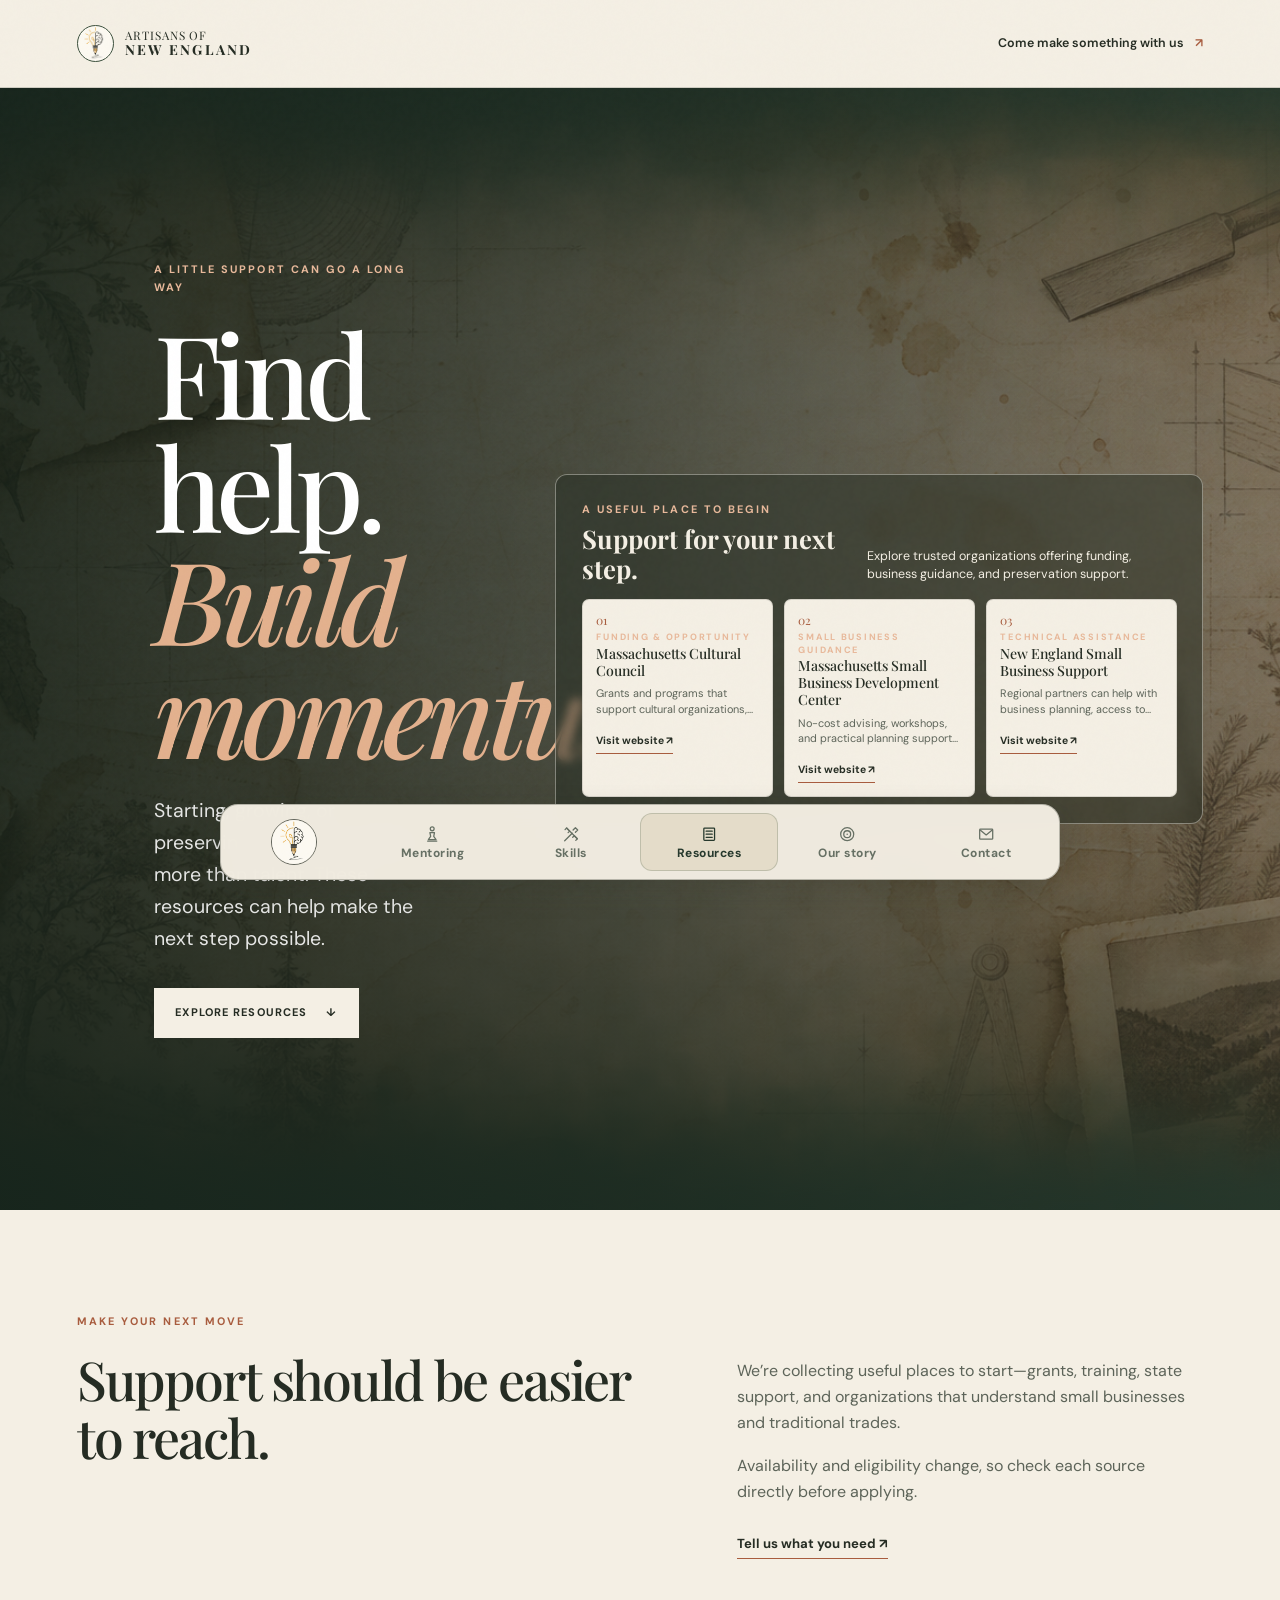
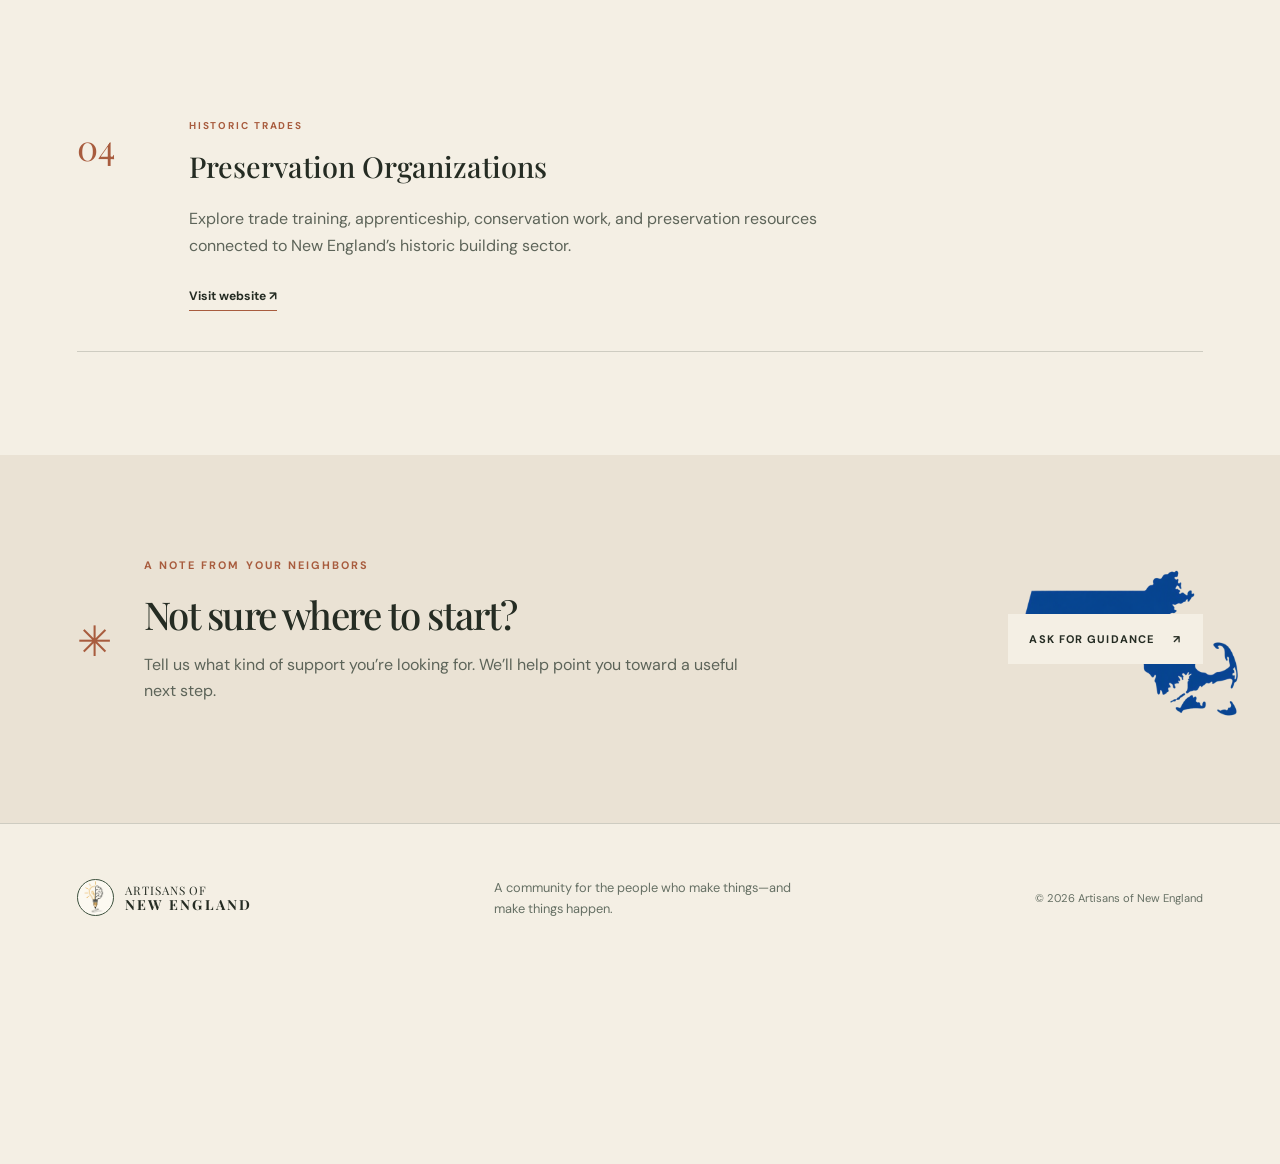
<file: resources.html>
<!doctype html>
<html lang="en">
<head>
  <meta charset="utf-8"><meta name="viewport" content="width=device-width, initial-scale=1"><meta name="theme-color" content="#f4efe4">
  <title>Artisan Grants & Business Resources in New England</title>
  <meta name="description" content="Explore grants, business support, workspace, and helpful organizations for makers, tradespeople, and creative businesses across New England.">
  <link rel="canonical" href="https://artisansofnewengland.org/resources.html">
  <meta property="og:type" content="website"><meta property="og:site_name" content="Artisans of New England"><meta property="og:title" content="Grants & Resources — Artisans of New England"><meta property="og:description" content="Find practical resources for makers and tradespeople across New England."><meta property="og:url" content="https://artisansofnewengland.org/resources.html"><meta property="og:image" content="https://artisansofnewengland.org/LOGO.png">
  <meta name="twitter:card" content="summary_large_image">
  <link rel="preconnect" href="https://fonts.googleapis.com"><link rel="preconnect" href="https://fonts.gstatic.com" crossorigin><link href="https://fonts.googleapis.com/css2?family=DM+Sans:wght@400;500;600;700&family=Playfair+Display:wght@500;600;700&display=swap" rel="stylesheet"><link rel="stylesheet" href="styles.css"><link rel="stylesheet" href="typography.css"><script src="script.js" defer></script>
  <script type="application/ld+json">{"@context":"https://schema.org","@type":"Organization","name":"Artisans of New England","url":"https://artisansofnewengland.org/","logo":"https://artisansofnewengland.org/LOGO.png","email":"artisans.massachusetts@gmail.com","description":"Connecting artisans, tradespeople, and apprentices across New England."}</script>
</head>
<body><a class="skip-link" href="#main">Skip to content</a><header class="site-header"><a class="brand" href="index.html" aria-label="Artisans of New England home"><span class="brand-mark" aria-hidden="true">ANE</span><span>Artisans of<br><b>New England</b></span></a><a class="header-link" href="contact.html">Come make something with us <span aria-hidden="true">↗</span></a></header>
<main id="main"><section class="page-hero page-hero-resources"><div class="page-hero-photo" role="img" aria-label="A small New England artisan business displaying handmade goods"></div><div class="page-hero-copy"><p class="eyebrow">A little support can go a long way</p><h1>Find help.<br><em>Build momentum.</em></h1><p>Starting, growing, or preserving a business takes more than talent. These resources can help make the next step possible.</p><a class="button button-light" href="#resource-list">Explore resources <span aria-hidden="true">↓</span></a></div></section>
<section class="section intro-grid"><div><p class="eyebrow">Make your next move</p><h2>Support should be easier to reach.</h2></div><div class="intro-copy"><p>We’re collecting useful places to start—grants, training, state support, and organizations that understand small businesses and traditional trades.</p><p>Availability and eligibility change, so check each source directly before applying.</p><a class="text-link" href="contact.html?interest=resources">Tell us what you need ↗</a></div></section>
<section class="section resource-list" id="resource-list"><article class="resource-item"><div class="resource-index">01</div><div><p class="eyebrow">Funding & opportunity</p><h3>Massachusetts Cultural Council</h3><p>Grants and programs that support cultural organizations, artists, traditional arts, and community-based creative work across Massachusetts.</p><a class="text-link" href="https://massculturalcouncil.org/" target="_blank" rel="noopener">Visit website ↗</a></div></article><article class="resource-item"><div class="resource-index">02</div><div><p class="eyebrow">Small business guidance</p><h3>Massachusetts Small Business Development Center</h3><p>No-cost advising, workshops, and practical planning support for new and existing small businesses.</p><a class="text-link" href="https://www.msbdc.org/" target="_blank" rel="noopener">Visit website ↗</a></div></article><article class="resource-item"><div class="resource-index">03</div><div><p class="eyebrow">Technical assistance</p><h3>New England Small Business Support</h3><p>Regional partners can help with business planning, access to capital, marketing, procurement, and sustainable growth.</p><a class="text-link" href="https://www.sba.gov/offices/district/ma/boston" target="_blank" rel="noopener">Visit website ↗</a></div></article><article class="resource-item"><div class="resource-index">04</div><div><p class="eyebrow">Historic trades</p><h3>Preservation Organizations</h3><p>Explore trade training, apprenticeship, conservation work, and preservation resources connected to New England’s historic building sector.</p><a class="text-link" href="https://www.preservationnation.org/" target="_blank" rel="noopener">Visit website ↗</a></div></article></section>
<section class="section note-panel"><span class="note-icon" aria-hidden="true">✳</span><div><p class="eyebrow">A note from your neighbors</p><h2>Not sure where to start?</h2><p>Tell us what kind of support you’re looking for. We’ll help point you toward a useful next step.</p></div><a class="button button-light" href="contact.html?interest=resources">Ask for guidance <span aria-hidden="true">↗</span></a></section>
<footer class="site-footer"><a class="brand brand-footer" href="index.html" aria-label="Artisans of New England home"><span class="brand-mark" aria-hidden="true">ANE</span><span>Artisans of<br><b>New England</b></span></a><p>A community for the people who make things—and make things happen.</p><small>© <span data-year></span> Artisans of New England</small></footer><nav class="bottom-nav" aria-label="Main navigation"><a href="index.html" data-page="index.html"><span aria-hidden="true">⌂</span><small>Home</small></a><a href="mentoring.html" data-page="mentoring.html"><span aria-hidden="true">◌</span><small>Mentoring</small></a><a href="skills.html" data-page="skills.html"><span aria-hidden="true">✳</span><small>Skills</small></a><a href="resources.html" data-page="resources.html"><span aria-hidden="true">✦</span><small>Resources</small></a><a href="story.html" data-page="story.html"><span aria-hidden="true">♡</span><small>Our story</span></a><a href="contact.html" data-page="contact.html"><span aria-hidden="true">↗</span><small>Contact</small></a></nav></body></html>
</file>
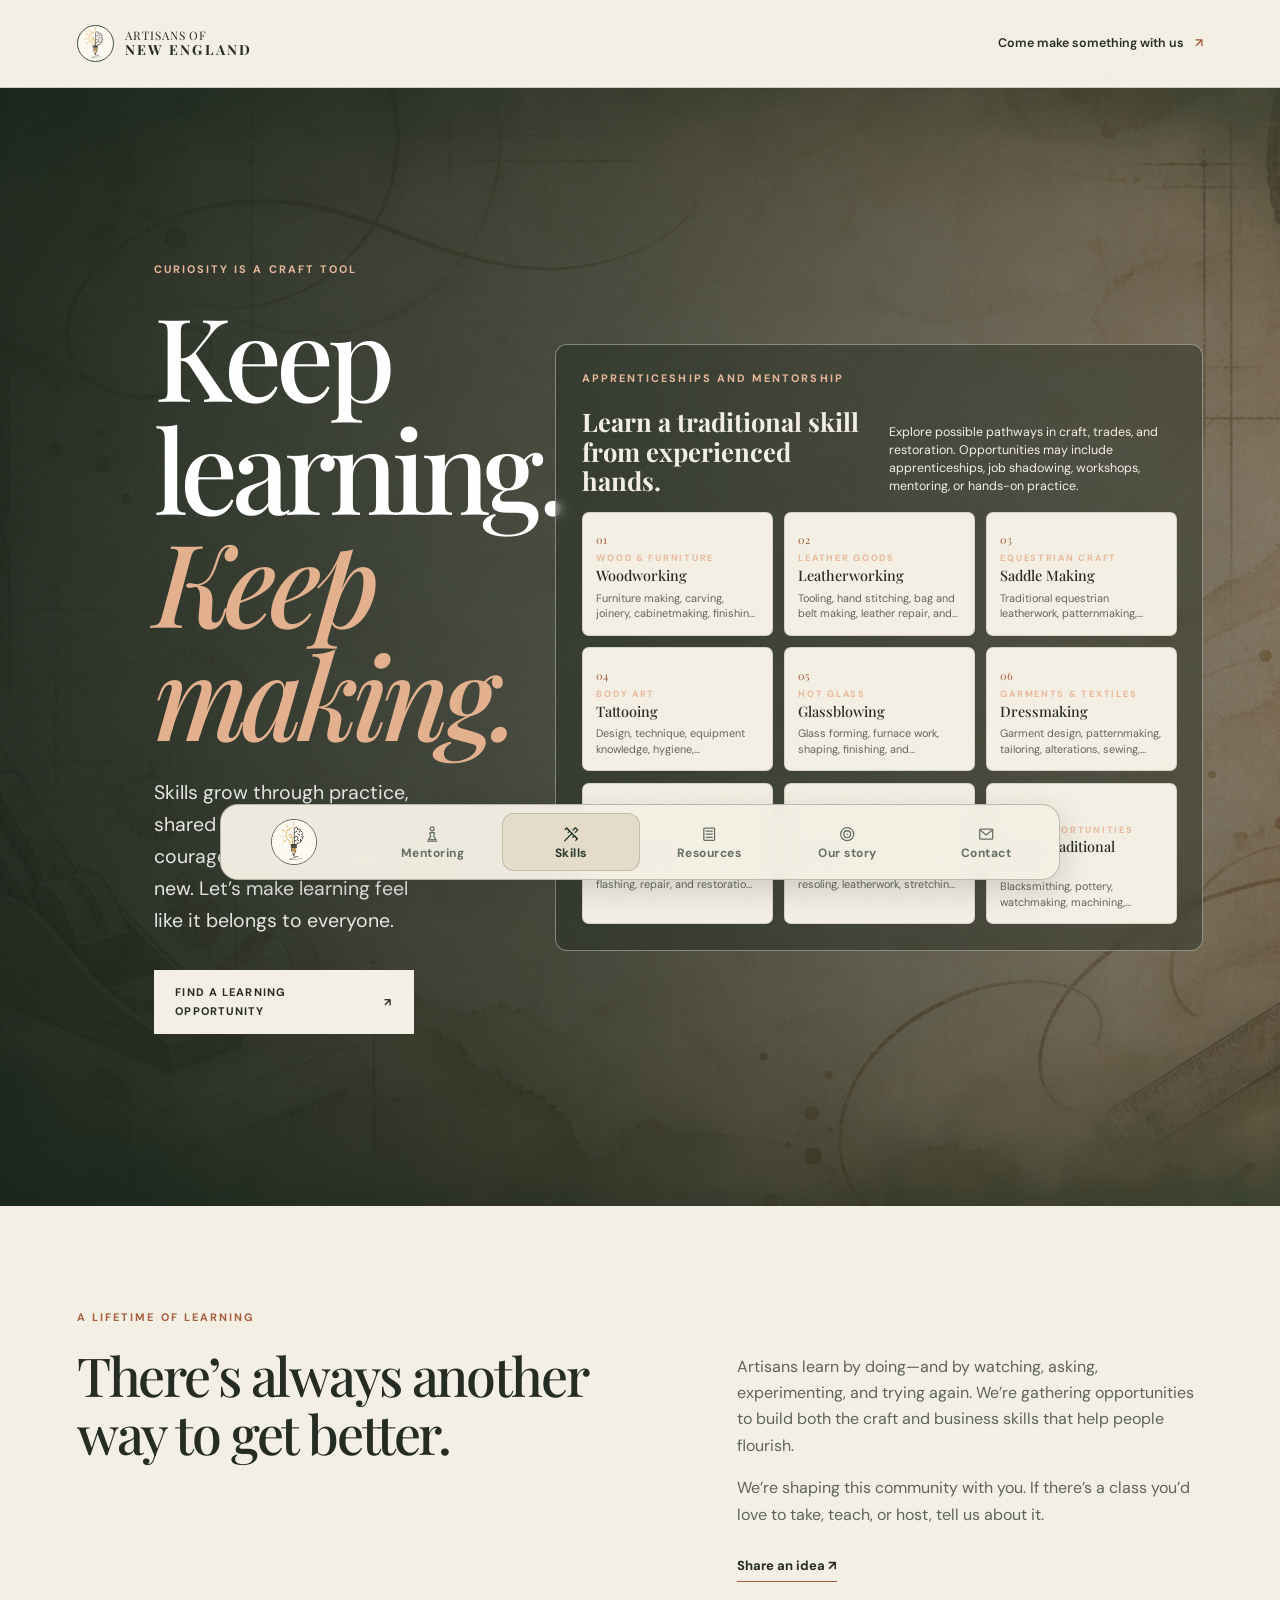
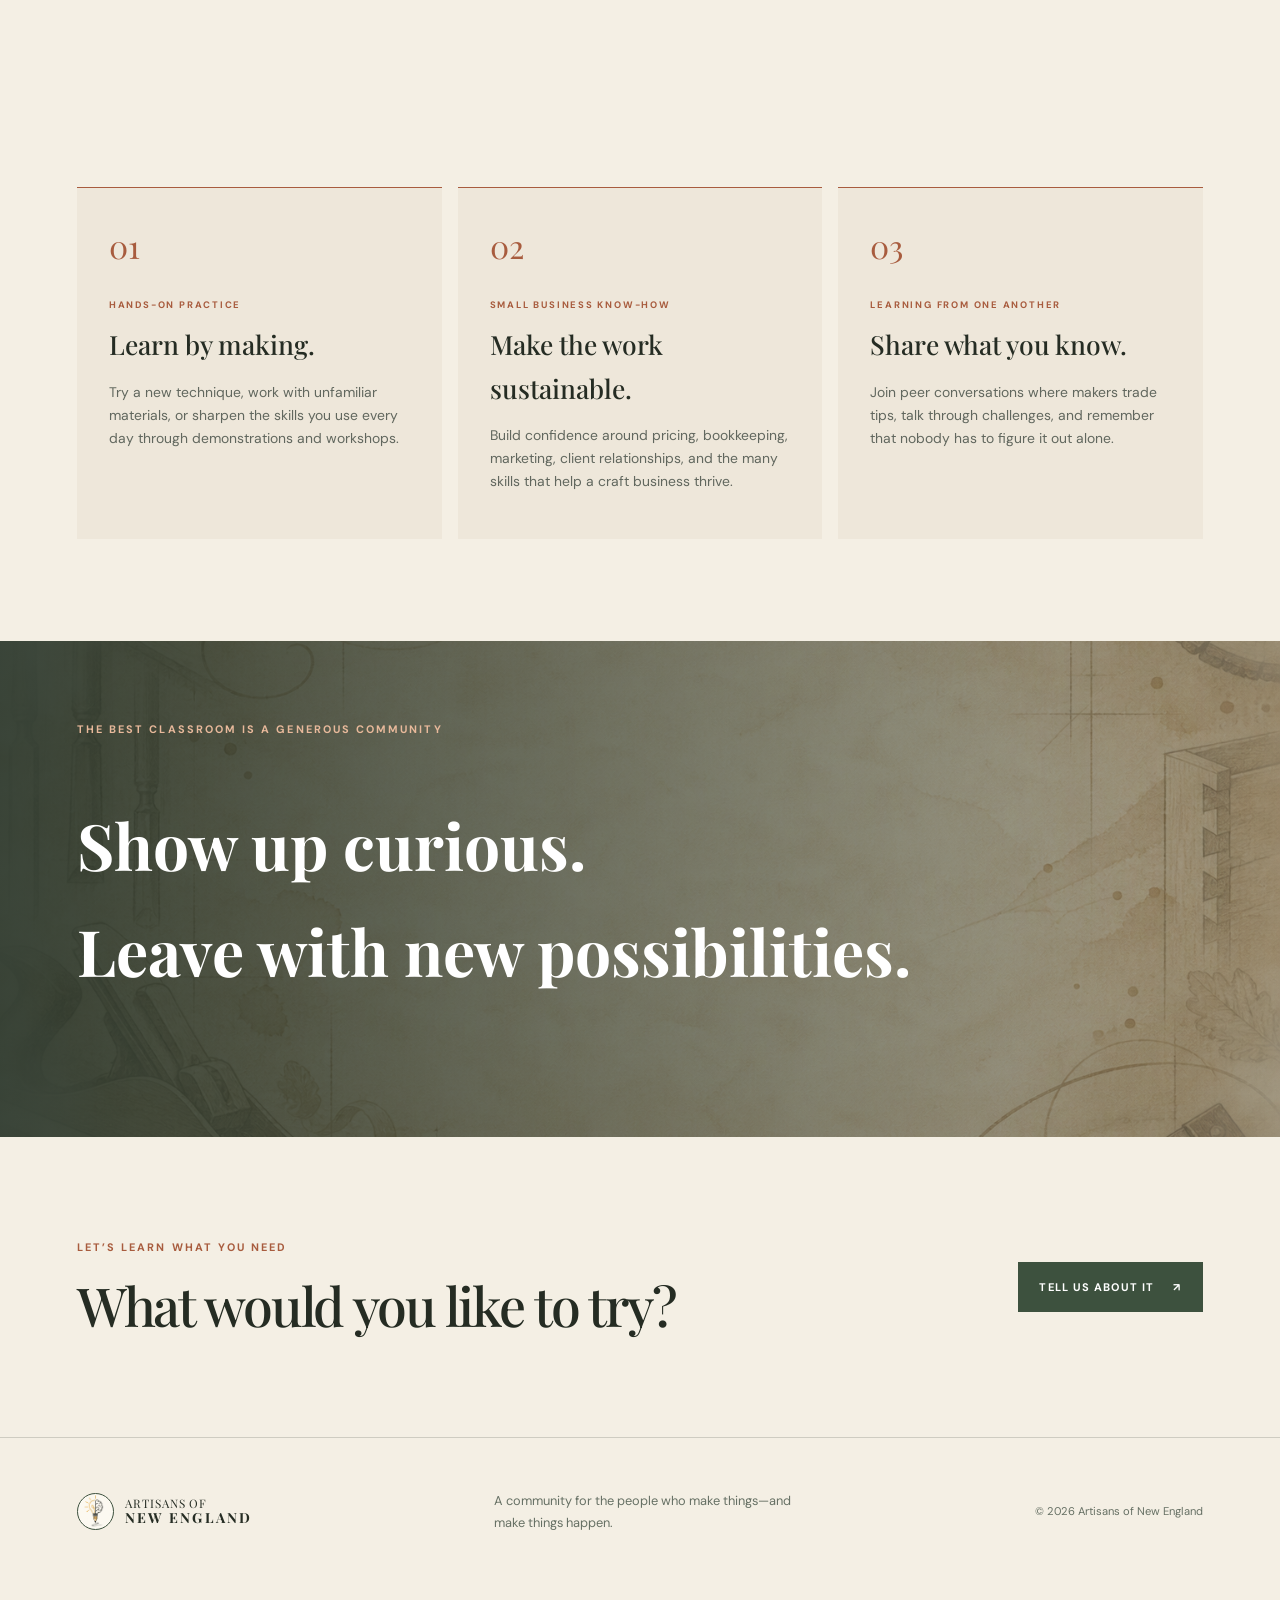
<file: skills.html>
<!doctype html>
<html lang="en">
<head>
  <meta charset="utf-8"><meta name="viewport" content="width=device-width, initial-scale=1"><meta name="theme-color" content="#f4efe4">
  <title>Artisans of New England — Workshops & Learning</title>
  <meta name="description" content="Explore hands-on workshops, apprenticeships, practical craft skills, business learning, and peer education for makers and tradespeople across New England.">
  <link rel="canonical" href="https://artisansofnewengland.org/skills.html">
  <meta property="og:type" content="website"><meta property="og:site_name" content="Artisans of New England"><meta property="og:title" content="Skills & Learning — Artisans of New England"><meta property="og:description" content="Discover apprenticeships and practical craft skills across New England."><meta property="og:url" content="https://artisansofnewengland.org/skills.html"><meta property="og:image" content="https://artisansofnewengland.org/LOGO.png">
  <meta name="twitter:card" content="summary_large_image">
  <link rel="preconnect" href="https://fonts.googleapis.com"><link rel="preconnect" href="https://fonts.gstatic.com" crossorigin><link href="https://fonts.googleapis.com/css2?family=DM+Sans:wght@400;500;600;700&family=Playfair+Display:wght@500;600;700&display=swap" rel="stylesheet"><link rel="stylesheet" href="styles.css"><link rel="stylesheet" href="typography.css"><script src="script.js" defer></script>
</head>
<body><a class="skip-link" href="#main">Skip to content</a><header class="site-header"><a class="brand" href="index.html" aria-label="Artisans of New England home"><span class="brand-mark" aria-hidden="true">ANE</span><span>Artisans of<br><b>New England</b></span></a><a class="header-link" href="contact.html">Come make something with us <span aria-hidden="true">↗</span></a></header>
<main id="main">
<section class="page-hero page-hero-skills"><div class="page-hero-photo" role="img" aria-label="A New England maker practicing a craft in a bright community studio"></div><div class="page-hero-copy"><p class="eyebrow">Curiosity is a craft tool</p><h1>Keep learning.<br><em>Keep making.</em></h1><p>Skills grow through practice, shared knowledge, and the courage to try something new. Let’s make learning feel like it belongs to everyone.</p><a class="button button-light" href="contact.html?interest=skills">Find a learning opportunity <span aria-hidden="true">↗</span></a></div></section>
<section class="section intro-grid"><div><p class="eyebrow">A lifetime of learning</p><h2>There’s always another way to get better.</h2></div><div class="intro-copy"><p>Artisans learn by doing—and by watching, asking, experimenting, and trying again. We’re gathering opportunities to build both the craft and business skills that help people flourish.</p><p>We’re shaping this community with you. If there’s a class you’d love to take, teach, or host, tell us about it.</p><a class="text-link" href="contact.html?interest=skills">Share an idea ↗</a></div></section>
<section class="section" aria-labelledby="apprenticeship-heading">
  <div class="section-heading"><div><p class="eyebrow">Apprenticeships and mentorship</p><h2 id="apprenticeship-heading">Learn a traditional skill from experienced hands.</h2></div><p>Explore possible pathways in craft, trades, and restoration. Opportunities may include apprenticeships, job shadowing, workshops, mentoring, or hands-on practice.</p></div>
  <div class="skills-grid">
    <article class="skill-card"><span class="skill-symbol" aria-hidden="true">01</span><p class="eyebrow">Wood & furniture</p><h3>Woodworking</h3><p>Furniture making, carving, joinery, cabinetmaking, finishing, and traditional woodworking techniques.</p></article>
    <article class="skill-card"><span class="skill-symbol" aria-hidden="true">02</span><p class="eyebrow">Leather goods</p><h3>Leatherworking</h3><p>Tooling, hand stitching, bag and belt making, leather repair, and traditional leathercraft.</p></article>
    <article class="skill-card"><span class="skill-symbol" aria-hidden="true">03</span><p class="eyebrow">Equestrian craft</p><h3>Saddle Making</h3><p>Traditional equestrian leatherwork, patternmaking, fitting, repair, and custom saddle construction.</p></article>
    <article class="skill-card"><span class="skill-symbol" aria-hidden="true">04</span><p class="eyebrow">Body art</p><h3>Tattooing</h3><p>Design, technique, equipment knowledge, hygiene, professional practice, and formal apprenticeship pathways.</p></article>
    <article class="skill-card"><span class="skill-symbol" aria-hidden="true">05</span><p class="eyebrow">Hot glass</p><h3>Glassblowing</h3><p>Glass forming, furnace work, shaping, finishing, and decorative glass arts.</p></article>
    <article class="skill-card"><span class="skill-symbol" aria-hidden="true">06</span><p class="eyebrow">Garments & textiles</p><h3>Dressmaking</h3><p>Garment design, patternmaking, tailoring, alterations, sewing, and textile arts.</p></article>
    <article class="skill-card"><span class="skill-symbol" aria-hidden="true">07</span><p class="eyebrow">Traditional roofing</p><h3>Slate Roofing</h3><p>Slate cutting, layout, installation, flashing, repair, and restoration of historic roofs.</p></article>
    <article class="skill-card"><span class="skill-symbol" aria-hidden="true">08</span><p class="eyebrow">Shoemaking & repair</p><h3>Cobbler</h3><p>Shoe repair, restoration, resoling, leatherwork, stretching, and traditional footwear craftsmanship.</p></article>
    <article class="skill-card"><span class="skill-symbol" aria-hidden="true">09</span><p class="eyebrow">More opportunities</p><h3>Other Traditional Trades</h3><p>Blacksmithing, pottery, watchmaking, machining, stained glass, furniture restoration, masonry, stonework, weaving, and metalworking.</p></article>
  </div>
</section>
<section class="section skills-grid"><article class="skill-card"><span class="skill-symbol" aria-hidden="true">01</span><p class="eyebrow">Hands-on practice</p><h3>Learn by making.</h3><p>Try a new technique, work with unfamiliar materials, or sharpen the skills you use every day through demonstrations and workshops.</p></article><article class="skill-card"><span class="skill-symbol" aria-hidden="true">02</span><p class="eyebrow">Small business know-how</p><h3>Make the work sustainable.</h3><p>Build confidence around pricing, bookkeeping, marketing, client relationships, and the many skills that help a craft business thrive.</p></article><article class="skill-card"><span class="skill-symbol" aria-hidden="true">03</span><p class="eyebrow">Learning from one another</p><h3>Share what you know.</h3><p>Join peer conversations where makers trade tips, talk through challenges, and remember that nobody has to figure it out alone.</p></article></section>
<section class="image-banner image-skills-banner"><div><p class="eyebrow">The best classroom is a generous community</p><h2>Show up curious.<br>Leave with new possibilities.</h2></div></section>
<section class="section home-cta"><div><p class="eyebrow">Let’s learn what you need</p><h2>What would you like to try?</h2></div><a class="button button-dark" href="contact.html?interest=skills">Tell us about it <span aria-hidden="true">↗</span></a></section>
</main>
<footer class="site-footer"><a class="brand brand-footer" href="index.html" aria-label="Artisans of New England home"><span class="brand-mark" aria-hidden="true">ANE</span><span>Artisans of<br><b>New England</b></span></a><p>A community for the people who make things—and make things happen.</p><small>© <span data-year></span> Artisans of New England</small></footer><nav class="bottom-nav" aria-label="Main navigation"><a href="index.html" data-page="index.html"><span aria-hidden="true">⌂</span><small>Home</small></a><a href="mentoring.html" data-page="mentoring.html"><span aria-hidden="true">◌</span><small>Mentoring</small></a><a href="skills.html" data-page="skills.html"><span aria-hidden="true">✳</span><small>Skills</small></a><a href="resources.html" data-page="resources.html"><span aria-hidden="true">✦</span><small>Resources</small></a><a href="story.html" data-page="story.html"><span aria-hidden="true">♡</span><small>Our story</small></a><a href="contact.html" data-page="contact.html"><span aria-hidden="true">↗</span><small>Contact</small></a></nav>
</body>
</html>
</file>
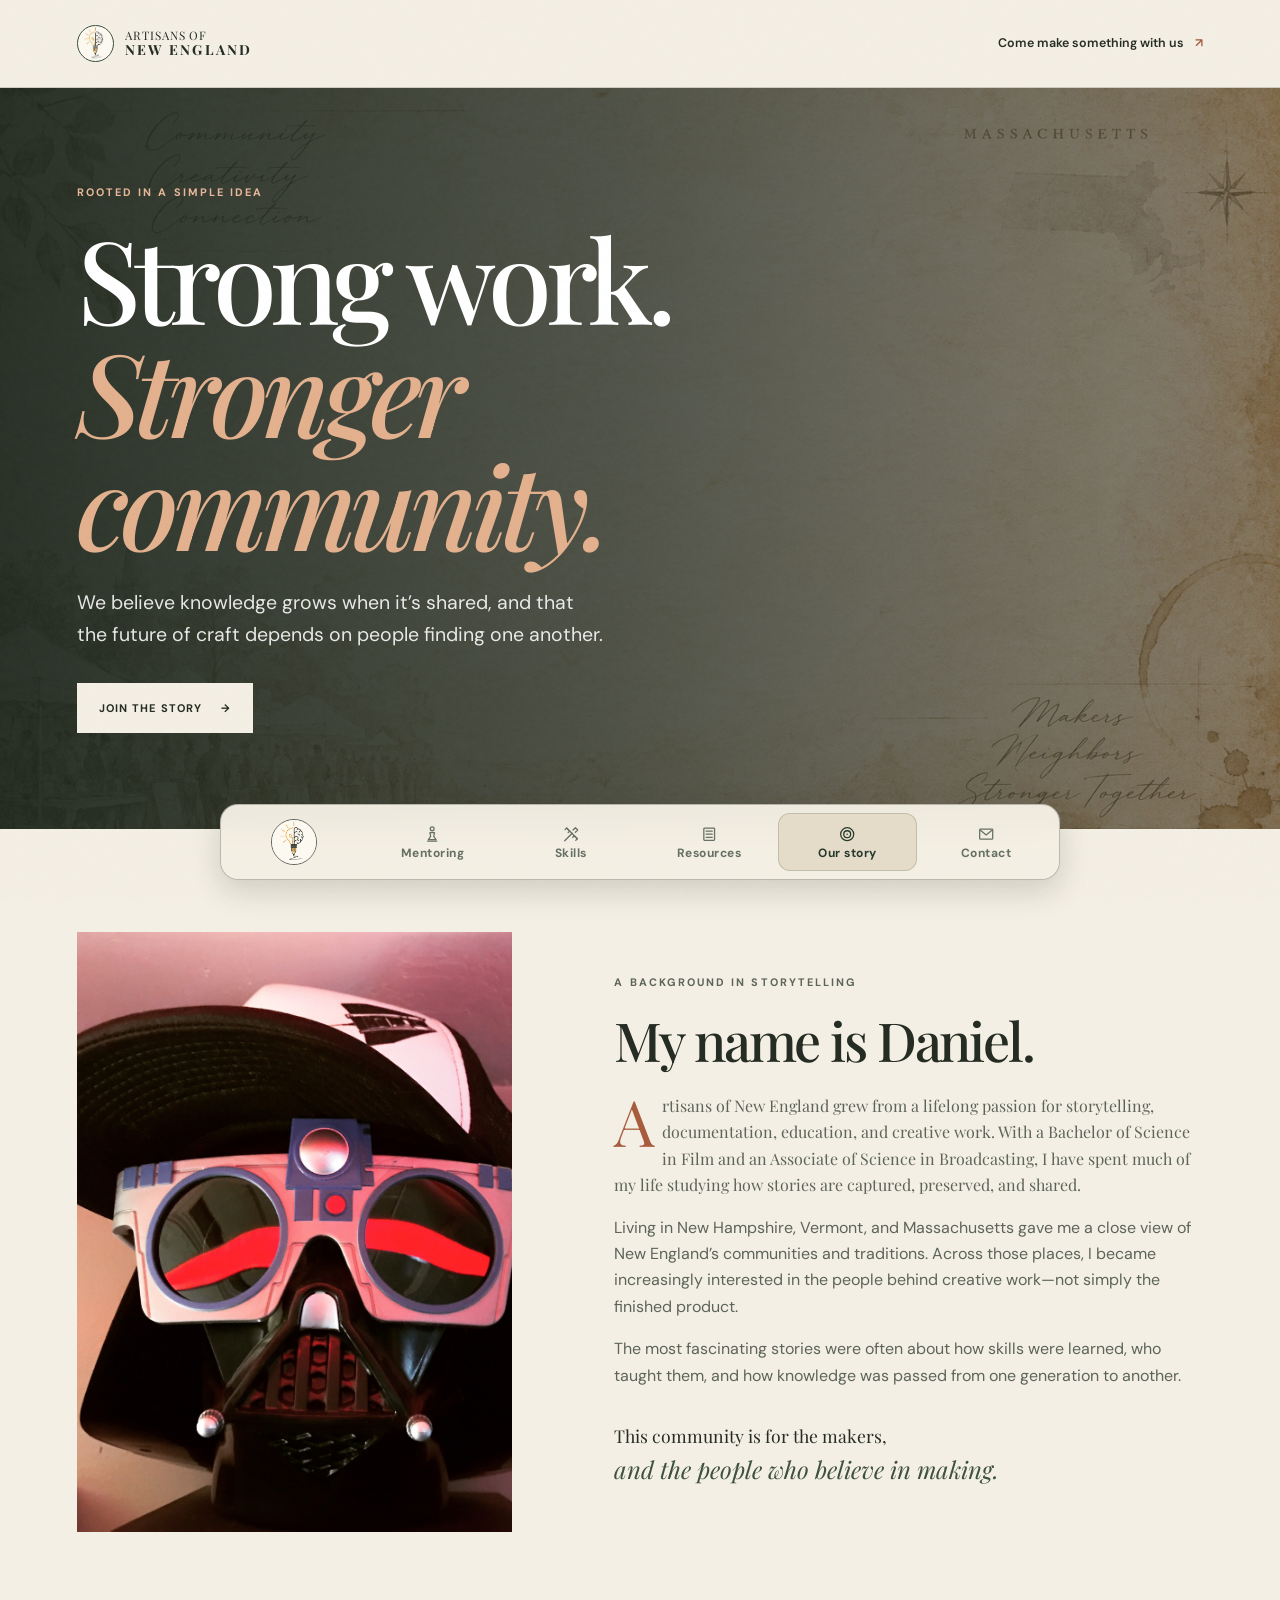
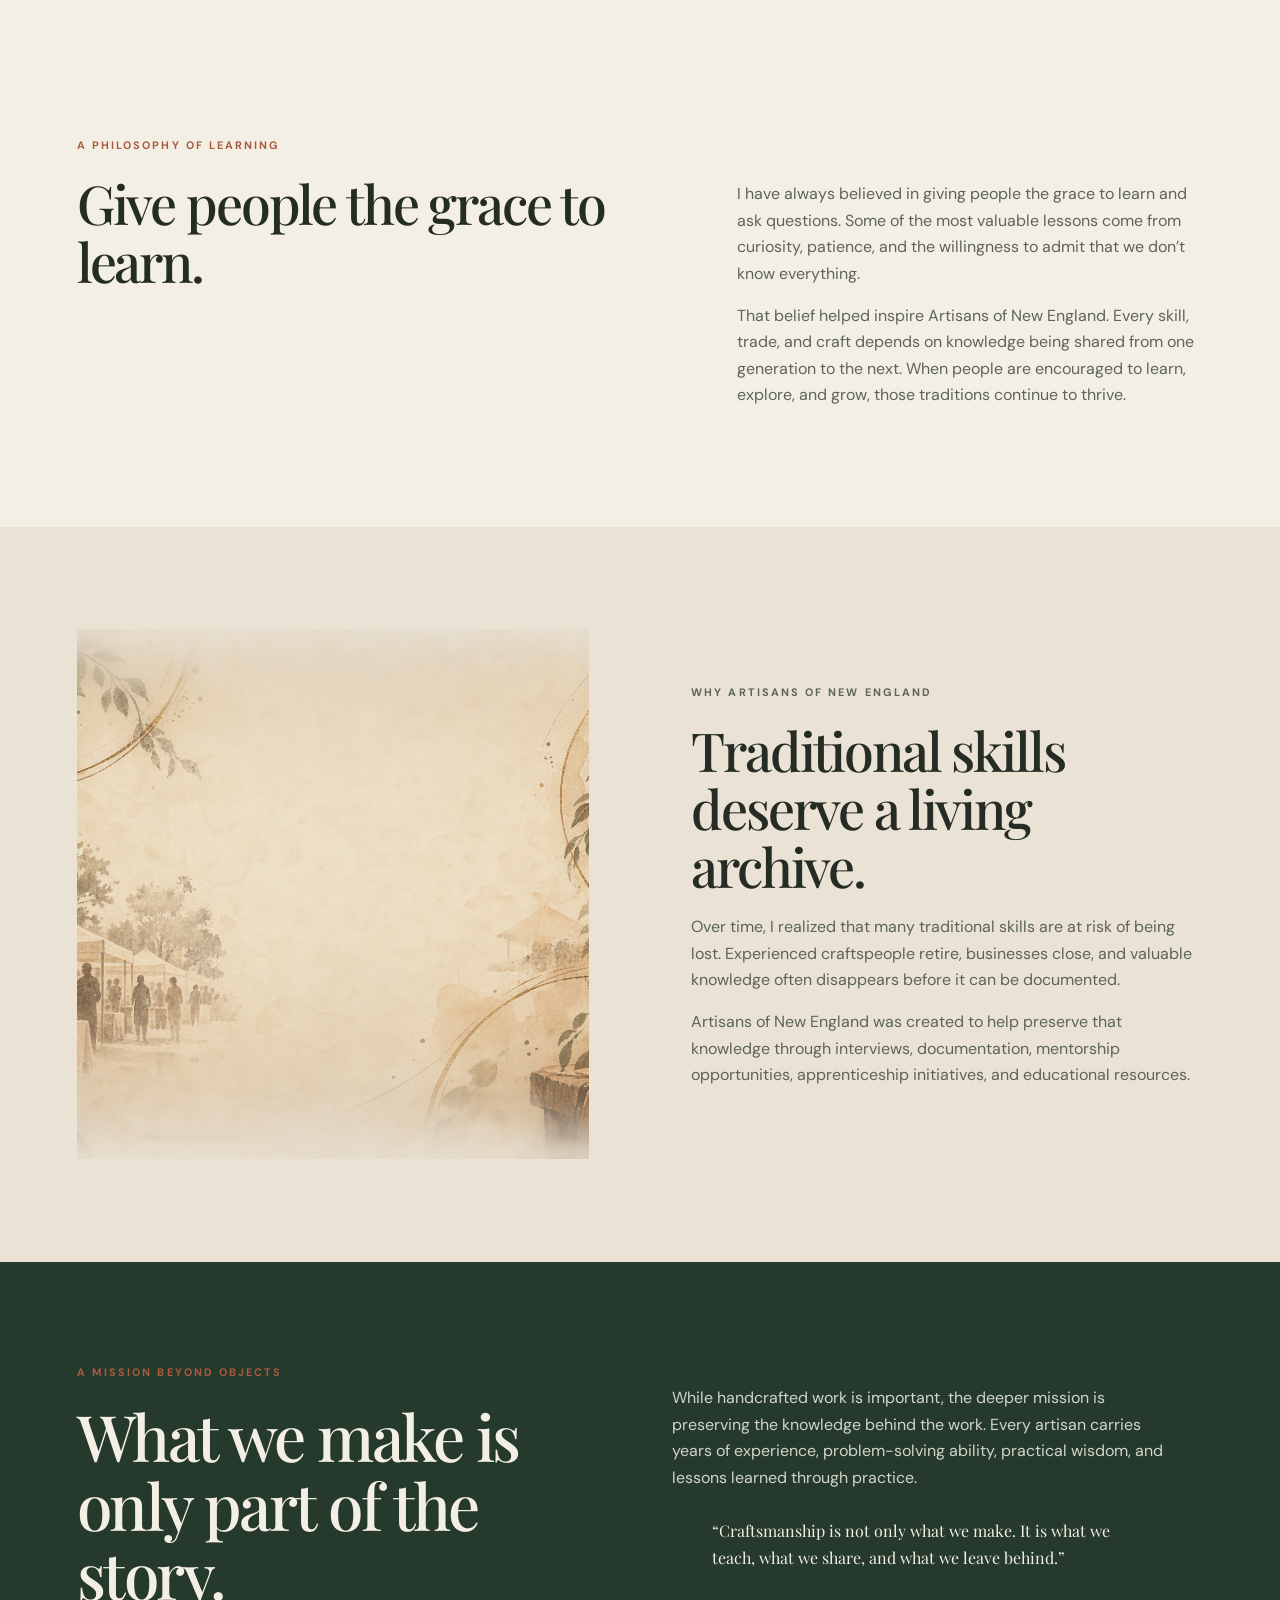
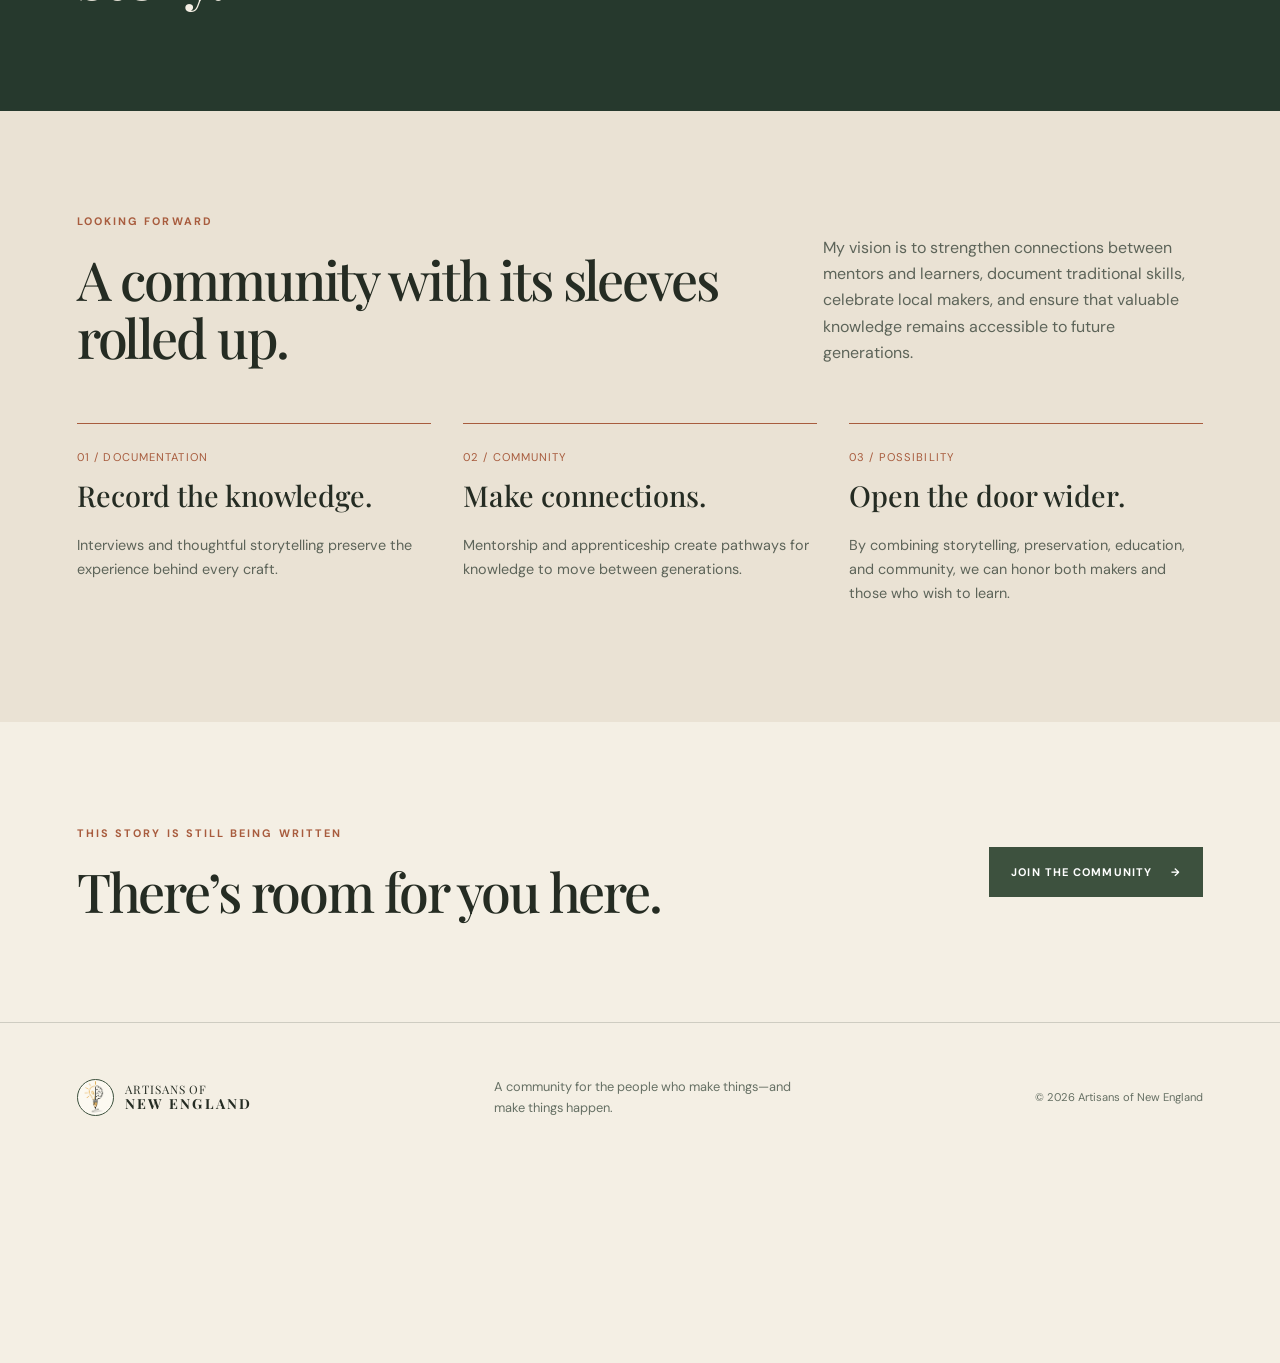
<file: story.html>
<!doctype html>
<html lang="en">
<head>
  <meta charset="utf-8"><meta name="viewport" content="width=device-width, initial-scale=1"><meta name="theme-color" content="#f4efe4">
  <title>Our Story — Artisans of New England</title>
  <meta name="description" content="Meet Daniel and learn the story and purpose behind Artisans of New England, a community connecting makers, tradespeople, and apprentices throughout the region.">
  <link rel="canonical" href="https://artisansofnewengland.org/story.html">
  <meta property="og:type" content="article"><meta property="og:site_name" content="Artisans of New England"><meta property="og:title" content="Our Story — Artisans of New England"><meta property="og:description" content="Why we’re building a community for the people who make things and make things happen."><meta property="og:url" content="https://artisansofnewengland.org/story.html"><meta property="og:image" content="https://artisansofnewengland.org/LOGO.png">
  <meta name="twitter:card" content="summary_large_image">
  <link rel="preconnect" href="https://fonts.googleapis.com"><link rel="preconnect" href="https://fonts.gstatic.com" crossorigin><link href="https://fonts.googleapis.com/css2?family=DM+Sans:wght@400;500;600;700&family=Playfair+Display:wght@500;600;700&display=swap" rel="stylesheet"><link rel="stylesheet" href="styles.css"><link rel="stylesheet" href="typography.css"><script src="script.js" defer></script>
  <script type="application/ld+json">{"@context":"https://schema.org","@type":"Organization","name":"Artisans of New England","url":"https://artisansofnewengland.org/","logo":"https://artisansofnewengland.org/LOGO.png","email":"artisans.massachusetts@gmail.com","description":"Connecting artisans, tradespeople, and apprentices across New England."}</script>
</head>
<body>
<a class="skip-link" href="#main">Skip to content</a>
<header class="site-header"><a class="brand" href="index.html" aria-label="Artisans of New England home"><span class="brand-mark" aria-hidden="true">ANE</span><span>Artisans of<br><b>New England</b></span></a><a class="header-link" href="contact.html">Come make something with us <span aria-hidden="true">↗</span></a></header>
<main id="main">
  <section class="page-hero page-hero-story"><div class="page-hero-photo" role="img" aria-label="A welcoming New England artisan studio filled with tools and natural light"></div><div class="page-hero-copy"><p class="eyebrow">Rooted in a simple idea</p><h1>Strong work.<br><em>Stronger community.</em></h1><p>We believe knowledge grows when it’s shared, and that the future of craft depends on people finding one another.</p><a class="button button-light" href="contact.html">Join the story <span aria-hidden="true">→</span></a></div></section>
  <section class="section founder-story"><div class="founder-photo" role="img" aria-label="An artisan working carefully at a bench in a warmly lit New England workshop"></div><div class="founder-copy"><p class="eyebrow">A background in storytelling</p><h2>My name is Daniel.</h2><p class="drop-cap">Artisans of New England grew from a lifelong passion for storytelling, documentation, education, and creative work. With a Bachelor of Science in Film and an Associate of Science in Broadcasting, I have spent much of my life studying how stories are captured, preserved, and shared.</p><p>Living in New Hampshire, Vermont, and Massachusetts gave me a close view of New England’s communities and traditions. Across those places, I became increasingly interested in the people behind creative work—not simply the finished product.</p><p>The most fascinating stories were often about how skills were learned, who taught them, and how knowledge was passed from one generation to another.</p><div class="signature">This community is for the makers,<span>and the people who believe in making.</span></div></div></section>
  <section class="section intro-grid"><div><p class="eyebrow">A philosophy of learning</p><h2>Give people the grace to learn.</h2></div><div class="intro-copy"><p>I have always believed in giving people the grace to learn and ask questions. Some of the most valuable lessons come from curiosity, patience, and the willingness to admit that we don’t know everything.</p><p>That belief helped inspire Artisans of New England. Every skill, trade, and craft depends on knowledge being shared from one generation to the next. When people are encouraged to learn, explore, and grow, those traditions continue to thrive.</p></div></section>
  <section class="section split-feature"><div class="feature-image image-mentoring" role="img" aria-label="A craftsperson preserving knowledge through hands-on instruction"></div><div class="feature-copy"><p class="eyebrow">Why Artisans of New England</p><h2>Traditional skills deserve a living archive.</h2><p>Over time, I realized that many traditional skills are at risk of being lost. Experienced craftspeople retire, businesses close, and valuable knowledge often disappears before it can be documented.</p><p>Artisans of New England was created to help preserve that knowledge through interviews, documentation, mentorship opportunities, apprenticeship initiatives, and educational resources.</p></div></section>
  <section class="section dark-panel"><div><p class="eyebrow">A mission beyond objects</p><h2>What we make is only part of the story.</h2></div><div><p>While handcrafted work is important, the deeper mission is preserving the knowledge behind the work. Every artisan carries years of experience, problem-solving ability, practical wisdom, and lessons learned through practice.</p><blockquote>“Craftsmanship is not only what we make. It is what we teach, what we share, and what we leave behind.”</blockquote></div></section>
  <section class="section values-section"><div class="section-heading"><div><p class="eyebrow">Looking forward</p><h2>A community with its sleeves rolled up.</h2></div><p>My vision is to strengthen connections between mentors and learners, document traditional skills, celebrate local makers, and ensure that valuable knowledge remains accessible to future generations.</p></div><div class="values-grid"><article><span>01 / DOCUMENTATION</span><h3>Record the knowledge.</h3><p>Interviews and thoughtful storytelling preserve the experience behind every craft.</p></article><article><span>02 / COMMUNITY</span><h3>Make connections.</h3><p>Mentorship and apprenticeship create pathways for knowledge to move between generations.</p></article><article><span>03 / POSSIBILITY</span><h3>Open the door wider.</h3><p>By combining storytelling, preservation, education, and community, we can honor both makers and those who wish to learn.</p></article></div></section>
  <section class="section home-cta"><div><p class="eyebrow">This story is still being written</p><h2>There’s room for you here.</h2></div><a class="button button-dark" href="contact.html">Join the community <span aria-hidden="true">→</span></a></section>
</main>
<footer class="site-footer"><a class="brand brand-footer" href="index.html" aria-label="Artisans of New England home"><span class="brand-mark" aria-hidden="true">ANE</span><span>Artisans of<br><b>New England</b></span></a><p>A community for the people who make things—and make things happen.</p><small>© <span data-year></span> Artisans of New England</small></footer>
<nav class="bottom-nav" aria-label="Main navigation"><a href="index.html" data-page="index.html"><span aria-hidden="true">⌂</span><small>Home</small></a><a href="mentoring.html" data-page="mentoring.html"><span aria-hidden="true">◌</span><small>Mentoring</small></a><a href="skills.html" data-page="skills.html"><span aria-hidden="true">✳</span><small>Skills</small></a><a href="resources.html" data-page="resources.html"><span aria-hidden="true">✦</span><small>Resources</small></a><a href="story.html" data-page="story.html"><span aria-hidden="true">♡</span><small>Our story</small></a><a href="contact.html" data-page="contact.html"><span aria-hidden="true">↗</span><small>Contact</small></a></nav>
</body>
</html>
</file>
<file: styles.css>
/* Massachusetts Artisans — warm parchment, ink, and workshop colors. */
:root{color-scheme:light;--paper:#f4efe4;--paper-deep:#e9dfcc;--ink:#252c23;--muted:#667064;--green:#3d513e;--green-deep:#26392d;--rust:#a85c3e;--line:rgba(37,44,35,.18);--serif:'Playfair Display',Georgia,serif;--sans:'DM Sans',Arial,sans-serif;--page-pad:clamp(1.25rem,6vw,6.5rem)}
*{box-sizing:border-box}html{scroll-behavior:smooth;scroll-padding-bottom:6rem}body{margin:0;background:var(--paper);color:var(--ink);font-family:var(--sans);font-size:16px;line-height:1.65;-webkit-font-smoothing:antialiased}body:after{content:"";position:fixed;inset:0;pointer-events:none;z-index:10;opacity:.10;background-image:url("data:image/svg+xml,%3Csvg viewBox='0 0 180 180' xmlns='http://www.w3.org/2000/svg'%3E%3Cfilter id='n'%3E%3CfeTurbulence type='fractalNoise' baseFrequency='.85' numOctaves='3' stitchTiles='stitch'/%3E%3C/filter%3E%3Crect width='100%25' height='100%25' filter='url(%23n)' opacity='.16'/%3E%3C/svg%3E")}a{color:inherit}img{max-width:100%}.skip-link{position:absolute;top:-5rem;left:1rem;background:var(--ink);color:white;padding:.75rem 1rem;z-index:30}.skip-link:focus{top:1rem}.site-header{height:88px;padding:0 var(--page-pad);display:flex;align-items:center;justify-content:space-between;border-bottom:1px solid var(--line);position:relative;z-index:2}.brand{display:inline-flex;align-items:center;gap:.7rem;text-decoration:none;font-size:.73rem;line-height:1.12;letter-spacing:.08em;text-transform:uppercase}.brand b{font-size:.87rem;letter-spacing:.16em}.brand-mark{width:37px;height:37px;border:1px solid var(--green);border-radius:50%;display:grid;place-items:center;font-family:var(--serif);font-size:.78rem;color:var(--green)}.header-link{font-size:.78rem;font-weight:600;text-decoration:none}.header-link span{color:var(--rust);margin-left:.5rem}.hero{min-height:min(760px,calc(100svh - 88px));position:relative;display:flex;align-items:center;overflow:hidden;background:var(--green-deep);color:#fff}.hero-image,.page-hero-photo{position:absolute;inset:0;background-size:cover;background-position:center;filter:brightness(.63)}.hero-home .hero-image{background-image:url('https://images.unsplash.com/photo-1452860606245-08befc0ff44b?auto=format&fit=crop&w=2200&q=85');background-position:center 55%}.hero:after,.page-hero:after{content:"";position:absolute;inset:0;background:linear-gradient(90deg,rgba(20,33,25,.82) 0%,rgba(20,33,25,.55) 48%,rgba(20,33,25,.08) 100%)}.hero-copy,.page-hero-copy{position:relative;z-index:1;width:min(760px,90%);padding:clamp(3rem,8vw,8rem) var(--page-pad)}.eyebrow{text-transform:uppercase;font-size:.68rem;letter-spacing:.19em;font-weight:700;color:var(--rust);margin:0 0 1.2rem}.hero .eyebrow,.page-hero .eyebrow,.image-banner .eyebrow{color:#e8b99b}.hero h1,.page-hero h1,.contact-hero h1{font-family:var(--serif);font-size:clamp(3.8rem,9vw,8rem);line-height:.98;font-weight:500;letter-spacing:-.055em;margin:0 0 1.7rem}.hero h1 em,.page-hero h1 em,.contact-hero h1 em{font-weight:500;color:#e3b18e}.hero-intro,.page-hero-copy>p:not(.eyebrow){font-size:clamp(1rem,1.55vw,1.22rem);max-width:530px;color:rgba(255,255,255,.88);margin:0 0 2rem}.button{min-height:50px;display:inline-flex;align-items:center;justify-content:center;gap:1.2rem;padding:.8rem 1.3rem;text-decoration:none;text-transform:uppercase;letter-spacing:.1em;font-size:.69rem;font-weight:700;border:1px solid transparent;transition:transform .2s,background .2s,color .2s;cursor:pointer}.button:hover{transform:translateY(-2px)}.button-light{background:var(--paper);color:var(--ink)}.button-light:hover{background:#fff}.button-dark{background:var(--green);color:white}.button-dark:hover{background:var(--green-deep)}.hero-note{display:block;color:rgba(255,255,255,.7);font-size:.72rem;margin-top:3rem;letter-spacing:.04em}.image-credit{position:absolute;bottom:1.5rem;right:var(--page-pad);z-index:1;color:#fff9;font-size:.62rem}.section{padding:clamp(4rem,8vw,8rem) var(--page-pad)}.intro-grid{display:grid;grid-template-columns:1.1fr .9fr;gap:clamp(2rem,7vw,8rem);align-items:start}.section h2,.feature-copy h2,.founder-copy h2,.contact-aside h2,.contact-bottom h2{font-family:var(--serif);font-size:clamp(2.15rem,4.2vw,4.2rem);line-height:1.08;letter-spacing:-.04em;font-weight:500;margin:0}.intro-copy{max-width:560px;padding-top:1.8rem}.intro-copy p,.feature-copy>p,.founder-copy>p,.contact-aside>p,.section-heading>p{color:#5d6459}.text-link{display:inline-block;margin-top:.7rem;text-decoration:none;border-bottom:1px solid var(--rust);padding-bottom:.25rem;font-size:.82rem;font-weight:700}.pathways{background:#eae2d4}.section-heading{display:flex;align-items:end;justify-content:space-between;gap:3rem;margin-bottom:3rem}.section-heading>p{max-width:380px;margin:0}.card-grid{display:grid;grid-template-columns:repeat(3,1fr);gap:1rem}.path-card{position:relative;display:flex;flex-direction:column;min-height:330px;padding:2rem;background:var(--paper);text-decoration:none;border:1px solid #d9cfbd;transition:transform .2s,box-shadow .2s}.path-card:hover{transform:translateY(-4px);box-shadow:0 12px 30px #2c302412}.card-number{font-size:.64rem;letter-spacing:.16em;color:var(--muted);font-weight:700}.card-icon{position:absolute;right:2rem;top:1.8rem;color:var(--rust);font-size:1.5rem}.path-card h3{font-family:var(--serif);font-size:1.65rem;line-height:1.17;font-weight:500;margin:2.5rem 0 .7rem}.path-card p{color:#62695f;font-size:.9rem;margin:0 0 1.4rem}.card-link{margin-top:auto;color:var(--green);font-size:.74rem;font-weight:700}.quote-band{padding:clamp(4rem,9vw,8rem) var(--page-pad);background:var(--green);color:var(--paper);text-align:center}.quote-mark{font-family:var(--serif);font-size:5rem;line-height:.8;color:#dcaa83}.quote-band blockquote{font-family:var(--serif);font-size:clamp(1.8rem,4vw,3.8rem);line-height:1.2;max-width:950px;margin:1rem auto}.quote-band>p{font-size:.7rem;letter-spacing:.14em;text-transform:uppercase;color:#d4d8cb}.home-cta{display:flex;justify-content:space-between;align-items:center;gap:2rem}.home-cta .button{flex-shrink:0}.site-footer{padding:2.5rem var(--page-pad) 7rem;display:flex;justify-content:space-between;align-items:center;gap:2rem;border-top:1px solid var(--line)}.site-footer>p{max-width:300px;color:var(--muted);font-size:.8rem}.site-footer small{color:var(--muted);font-size:.7rem}.bottom-nav{position:fixed;z-index:20;bottom:1.1rem;left:50%;transform:translateX(-50%);display:flex;justify-content:center;gap:.3rem;padding:.45rem;background:rgba(37,44,35,.96);box-shadow:0 8px 32px #1e271f35;border:1px solid #ffffff20;border-radius:4px;backdrop-filter:blur(14px)}.bottom-nav a{min-width:76px;padding:.45rem .8rem;color:#d8dacd;text-decoration:none;display:flex;align-items:center;flex-direction:column;gap:.12rem;border-radius:2px;transition:background .2s,color .2s}.bottom-nav a>span{font-size:1.05rem;line-height:1.2}.bottom-nav small{font-size:.59rem;letter-spacing:.04em}.bottom-nav a:hover,.bottom-nav a[aria-current="page"]{background:#ffffff17;color:#efbb98}.page-hero{position:relative;min-height:570px;display:flex;align-items:center;background:var(--green-deep);color:white;overflow:hidden}.page-hero-photo{background-position:center 50%}.page-hero-mentoring .page-hero-photo{background-image:url('https://images.unsplash.com/photo-1524758631624-e2822e304c36?auto=format&fit=crop&w=2200&q=85')}.page-hero-skills .page-hero-photo{background-image:url('https://images.unsplash.com/photo-1455390582262-044c272f61c7?auto=format&fit=crop&w=2200&q=85')}.page-hero-resources .page-hero-photo{background-image:url('https://images.unsplash.com/photo-1452860606245-08befc0ff44b?auto=format&fit=crop&w=2200&q=85')}.page-hero-story .page-hero-photo{background-image:url('https://images.unsplash.com/photo-1513364776144-60967b0f800f?auto=format&fit=crop&w=2200&q=85')}.page-hero-copy{width:min(780px,100%);padding-top:6rem;padding-bottom:6rem}.split-feature{display:grid;grid-template-columns:1fr 1fr;gap:clamp(2rem,8vw,8rem);align-items:center;background:#eae2d4}.feature-image{min-height:530px;background-size:cover;background-position:center}.image-mentoring{background-image:url('https://images.unsplash.com/photo-151 woodworking?auto=format&fit=crop&w=1200&q=85')}.feature-copy{max-width:550px}.feature-copy h2{margin-bottom:1.2rem}.check-list{padding:0;list-style:none;margin:1.8rem 0}.check-list li{padding:.55rem 0 .55rem 1.7rem;position:relative;border-bottom:1px solid var(--line);font-size:.9rem}.check-list li:before{content:'✳';position:absolute;left:0;color:var(--rust)}.dark-panel{display:grid;grid-template-columns:1fr 1fr;gap:4rem;background:var(--green-deep);color:var(--paper);align-items:center}.dark-panel h2{font-size:clamp(2.8rem,5vw,5rem)}.dark-panel>div:last-child{max-width:500px}.dark-panel>div:last-child p{color:#d1d5c9;margin:0 0 1.7rem}.skills-grid{display:grid;grid-template-columns:repeat(3,1fr);gap:1rem}.skill-card{position:relative;padding:2rem;border-top:1px solid var(--rust);background:#eee7da;min-height:280px}.skill-symbol{font-family:var(--serif);font-size:2rem;color:var(--rust)}.skill-card .eyebrow{margin-top:1.6rem;margin-bottom:.6rem;font-size:.59rem}.skill-card h3,.resource-item h3,.values-grid h3{font-family:var(--serif);font-size:1.65rem;font-weight:500;margin:.2rem 0 .6rem}.skill-card>p:last-child{font-size:.87rem;color:#61675e}.image-banner{min-height:490px;padding:5rem var(--page-pad);display:flex;align-items:center;background-size:cover;background-position:center;position:relative;color:white}.image-banner:before{content:"";position:absolute;inset:0;background:linear-gradient(90deg,#1d2c22d9,#1d2c2250)}.image-banner>div{position:relative;z-index:1}.image-banner h2{font-size:clamp(2.5rem,5vw,5rem)}.image-skills-banner{background-image:url('https://images.unsplash.com/photo-1455390582262-044c272f61c7?auto=format&fit=crop&w=2200&q=85')}.resource-list{padding-top:1rem}.resource-item{display:grid;grid-template-columns:80px minmax(0,760px);gap:2rem;padding:2.5rem 0;border-bottom:1px solid var(--line)}.resource-index{font-family:var(--serif);font-size:2.2rem;color:var(--rust)}.resource-item .eyebrow{margin-bottom:.55rem;font-size:.62rem}.resource-item h3{font-size:1.8rem}.resource-item p:not(.eyebrow){color:#5d6459;max-width:700px}.resource-item .text-link{font-size:.76rem}.note-panel{background:#eae2d4;display:grid;grid-template-columns:auto 1fr auto;align-items:center;gap:2rem}.note-icon{font-size:2.6rem;color:var(--rust)}.note-panel h2{font-size:clamp(2rem,3vw,3rem)}.note-panel>div p:last-child{color:#5d6459;max-width:600px}.founder-story{display:grid;grid-template-columns:.85fr 1.15fr;gap:clamp(3rem,8vw,8rem);align-items:center}.founder-photo{min-height:600px;background-image:url('https://images.unsplash.com/photo-1452860606245-08befc0ff44b?auto=format&fit=crop&w=1200&q=85');background-position:center;background-size:cover}.founder-copy{max-width:650px}.founder-copy h2{margin-bottom:1.5rem}.drop-cap:first-letter{float:left;font-family:var(--serif);font-size:4rem;line-height:.8;padding:.15rem .5rem 0 0;color:var(--rust)}.signature{padding-top:1rem;font-family:var(--serif);font-size:1.1rem}.signature span{display:block;font-style:italic;color:var(--green);font-size:1.5rem}.values-section{background:#eae2d4}.values-grid{display:grid;grid-template-columns:repeat(3,1fr);gap:2rem;margin-top:3.5rem}.values-grid article{border-top:1px solid var(--rust);padding-top:1.2rem}.values-grid article>span{color:var(--rust);font-size:.7rem;letter-spacing:.1em}.values-grid h3{font-size:1.8rem}.values-grid p{color:#5d6459;font-size:.9rem}.contact-hero{padding:clamp(5rem,10vw,9rem) var(--page-pad) 4rem;background:#eae2d4}.contact-hero h1{font-size:clamp(3.5rem,8vw,7rem);color:var(--ink)}.contact-hero>p:last-child{max-width:570px;color:#5d6459}.contact-layout{display:grid;grid-template-columns:.8fr 1.2fr;gap:clamp(3rem,9vw,9rem);align-items:start}.contact-aside h2{font-size:clamp(2rem,3.3vw,3.2rem);margin-bottom:1rem}.contact-prompt{border-top:1px solid var(--line);margin-top:2rem;padding-top:1rem;display:flex;gap:1rem;align-items:start;color:var(--green)}.contact-prompt span{color:var(--rust);font-size:1.35rem}.contact-prompt p{font-size:.86rem;margin:.2rem 0}.contact-form{display:grid;gap:.6rem}.contact-form label{font-size:.73rem;font-weight:700;margin-top:.65rem}.contact-form input,.contact-form select,.contact-form textarea{width:100%;border:1px solid #c9c1b2;background:#faf7ef;padding:.9rem 1rem;border-radius:0;color:var(--ink);font:inherit;font-size:.9rem}.contact-form input:focus,.contact-form select:focus,.contact-form textarea:focus{outline:2px solid var(--green);outline-offset:2px}.contact-form textarea{resize:vertical}.contact-form .button{justify-self:start;margin-top:.8rem}.form-note,.form-status{font-size:.72rem;color:var(--muted);margin:0}.form-status{color:var(--green);min-height:1.2rem}.contact-bottom{text-align:center;background:var(--green);color:var(--paper)}.contact-bottom .eyebrow{color:#e8b99b}.contact-bottom h2{max-width:740px;margin:auto}
@media(max-width:800px){:root{--page-pad:1.35rem}.site-header{height:72px}.header-link{font-size:.68rem}.hero{min-height:calc(86svh - 72px)}.hero-image,.page-hero-photo{background-position:center}.hero:after,.page-hero:after{background:linear-gradient(90deg,rgba(20,33,25,.8),rgba(20,33,25,.35))}.intro-grid,.split-feature,.founder-story,.contact-layout{grid-template-columns:1fr;gap:2rem}.intro-copy{padding-top:0}.section-heading{display:block}.section-heading>p{margin-top:1rem}.card-grid,.skills-grid,.values-grid{grid-template-columns:1fr}.path-card{min-height:270px}.page-hero{min-height:620px}.page-hero-copy{padding-top:5rem;padding-bottom:5rem}.feature-image{min-height:380px;order:2}.feature-copy{order:1}.dark-panel{grid-template-columns:1fr;gap:1.5rem}.image-banner{min-height:410px}.resource-item{grid-template-columns:42px 1fr;gap:1rem}.resource-index{font-size:1.6rem}.note-panel{grid-template-columns:auto 1fr}.note-panel .button{grid-column:2;justify-self:start}.founder-photo{min-height:420px}.values-grid{gap:1rem}.contact-layout{gap:3rem}.site-footer{flex-wrap:wrap;gap:1rem}.site-footer>p{order:3;flex-basis:100%;margin:0}.site-footer small{margin-left:auto}}
@media(max-width:520px){body{font-size:15px}.site-header{padding:0 1rem}.brand{font-size:.62rem;gap:.45rem}.brand b{font-size:.72rem}.brand-mark{width:32px;height:32px}.header-link{max-width:135px;text-align:right;font-size:.6rem}.hero h1,.page-hero h1{font-size:clamp(3.4rem,16vw,5rem)}.hero-copy{width:100%;padding-left:1.35rem;padding-right:1.35rem}.hero-note{margin-top:2rem}.section{padding-top:4rem;padding-bottom:4rem}.section h2,.feature-copy h2,.founder-copy h2{font-size:2.35rem}.bottom-nav{bottom:0;left:0;right:0;transform:none;width:100%;border-radius:0;border-left:0;border-right:0;border-bottom:0;justify-content:space-around;gap:0;padding:.35rem .15rem calc(.35rem + env(safe-area-inset-bottom))}.bottom-nav a{min-width:0;flex:1;padding:.38rem .1rem}.bottom-nav small{font-size:.53rem}.bottom-nav a>span{font-size:1rem}.site-footer{padding-bottom:6rem}.home-cta{align-items:flex-start;flex-direction:column}.page-hero{min-height:590px}.page-hero-copy{padding-left:1.35rem;padding-right:1.35rem}.resource-item h3{font-size:1.45rem}.note-panel{grid-template-columns:1fr}.note-panel .button{grid-column:auto}.contact-hero{padding-top:5rem}.contact-hero h1{font-size:3.7rem}.contact-bottom h2{font-size:2.2rem}}
@media(prefers-reduced-motion:reduce){html{scroll-behavior:auto}*,*:before,*:after{transition:none!important;animation:none!important}}
</file>
<file: typography.css>
/* Global typography consistency across every page. */
:root {
  --serif: "Playfair Display", Georgia, serif;
  --sans: "DM Sans", Arial, sans-serif;
}

html,
body,
button,
input,
select,
textarea {
  font-family: var(--sans);
}

h1,
h2,
h3,
h4,
h5,
h6,
blockquote,
.signature,
.drop-cap,
.resource-index,
.skill-symbol,
.note-icon,
.quote-mark,
.brand,
.brand-mark {
  font-family: var(--serif);
}

.eyebrow,
.button,
.header-link,
.card-number,
.card-link,
.text-link,
.bottom-nav,
.bottom-nav a,
.section-heading > p,
.skill-card .eyebrow,
.resource-item .eyebrow,
.values-grid article > span {
  font-family: var(--sans);
}

/* Keep display copy on the same two-font system. */
.hero h1,
.page-hero h1,
.contact-hero h1,
.section h2,
.image-banner h2,
.quote-banner blockquote,
.skill-card h3,
.resource-item h3,
.path-card h3,
.founder-copy h2,
.contact-aside h2,
.contact-bottom h2 {
  font-family: var(--serif);
}

.hero-intro,
.page-hero-copy > p,
.hero-copy > p,
.section-heading > p,
.intro-copy,
.skill-card > p,
.resource-item > p,
.path-card > p,
.feature-copy,
.founder-copy,
.contact-aside,
.contact-form,
.image-banner p,
.quote-banner p {
  font-family: var(--sans);
}
</file>
<file: pairing.css>
/* Interest-based mentor and learner matching page. */
.pairing-hero{max-width:1100px;margin:0 auto;padding:clamp(4rem,10vw,8rem) var(--page-pad) clamp(3rem,7vw,6rem)}
.pairing-hero h1{max-width:800px;margin:.3rem 0 1.25rem;font-family:var(--serif);font-size:clamp(3.2rem,8vw,7.2rem);font-weight:500;line-height:.98;letter-spacing:-.055em}
.pairing-hero h1 em{color:var(--green);font-weight:500}
.pairing-hero>p:not(.eyebrow){max-width:660px;color:var(--muted);font-size:1.15rem;margin:0 0 1.75rem}
.pairing-how{display:grid;grid-template-columns:minmax(220px,.8fr) 1.2fr;gap:clamp(2rem,7vw,7rem);background:var(--paper-deep)}
.pairing-how h2,.pairing-form-intro h2{font-family:var(--serif);font-size:clamp(2rem,4vw,3.4rem);line-height:1.1;margin:.3rem 0 1rem}
.pairing-steps{list-style:none;padding:0;margin:0}
.pairing-steps li{display:grid;grid-template-columns:3rem 1fr;gap:1rem;padding:1.2rem 0;border-bottom:1px solid var(--line)}
.pairing-steps li:first-child{padding-top:0}
.pairing-steps li>span{font-size:.8rem;color:var(--rust);font-weight:700;letter-spacing:.1em}
.pairing-steps h3{margin:0 0 .25rem;font-size:1.1rem}
.pairing-steps p{margin:0;color:var(--muted)}
.pairing-form-section{display:grid;grid-template-columns:minmax(220px,.7fr) 1.3fr;gap:clamp(2rem,7vw,7rem);align-items:start}
.pairing-form-intro>p:last-child{color:var(--muted)}
.pairing-form{display:grid;grid-template-columns:repeat(2,minmax(0,1fr));gap:1.15rem}
.pairing-field{display:flex;flex-direction:column;gap:.4rem}
.pairing-field label{font-weight:700;font-size:.92rem}
.pairing-field input:not([type=checkbox]),.pairing-field select,.pairing-field textarea{width:100%;border:1px solid var(--line);border-radius:8px;background:#fffdf8;color:var(--ink);font:inherit;padding:.8rem .9rem}
.pairing-field textarea{resize:vertical;min-height:130px}
.pairing-field input:focus-visible,.pairing-field select:focus-visible,.pairing-field textarea:focus-visible{outline:3px solid rgba(168,92,62,.45);outline-offset:2px}
.pairing-field-wide{grid-column:1/-1}
.pairing-consent label{display:flex;align-items:flex-start;gap:.7rem;font-weight:500;color:var(--muted)}
.pairing-consent input{margin-top:.35rem;accent-color:var(--green)}
.pairing-submit{padding-top:.3rem}
.pairing-status{min-height:1.5em;color:var(--green-deep);font-weight:600}
.pairing-note{max-width:650px;font-size:.85rem;color:var(--muted)}
@media(max-width:760px){.pairing-how,.pairing-form-section{grid-template-columns:1fr;gap:2rem}}
@media(max-width:520px){.pairing-form{grid-template-columns:1fr}.pairing-field-wide{grid-column:auto}.pairing-hero>p:not(.eyebrow){font-size:1rem}}
</file>
